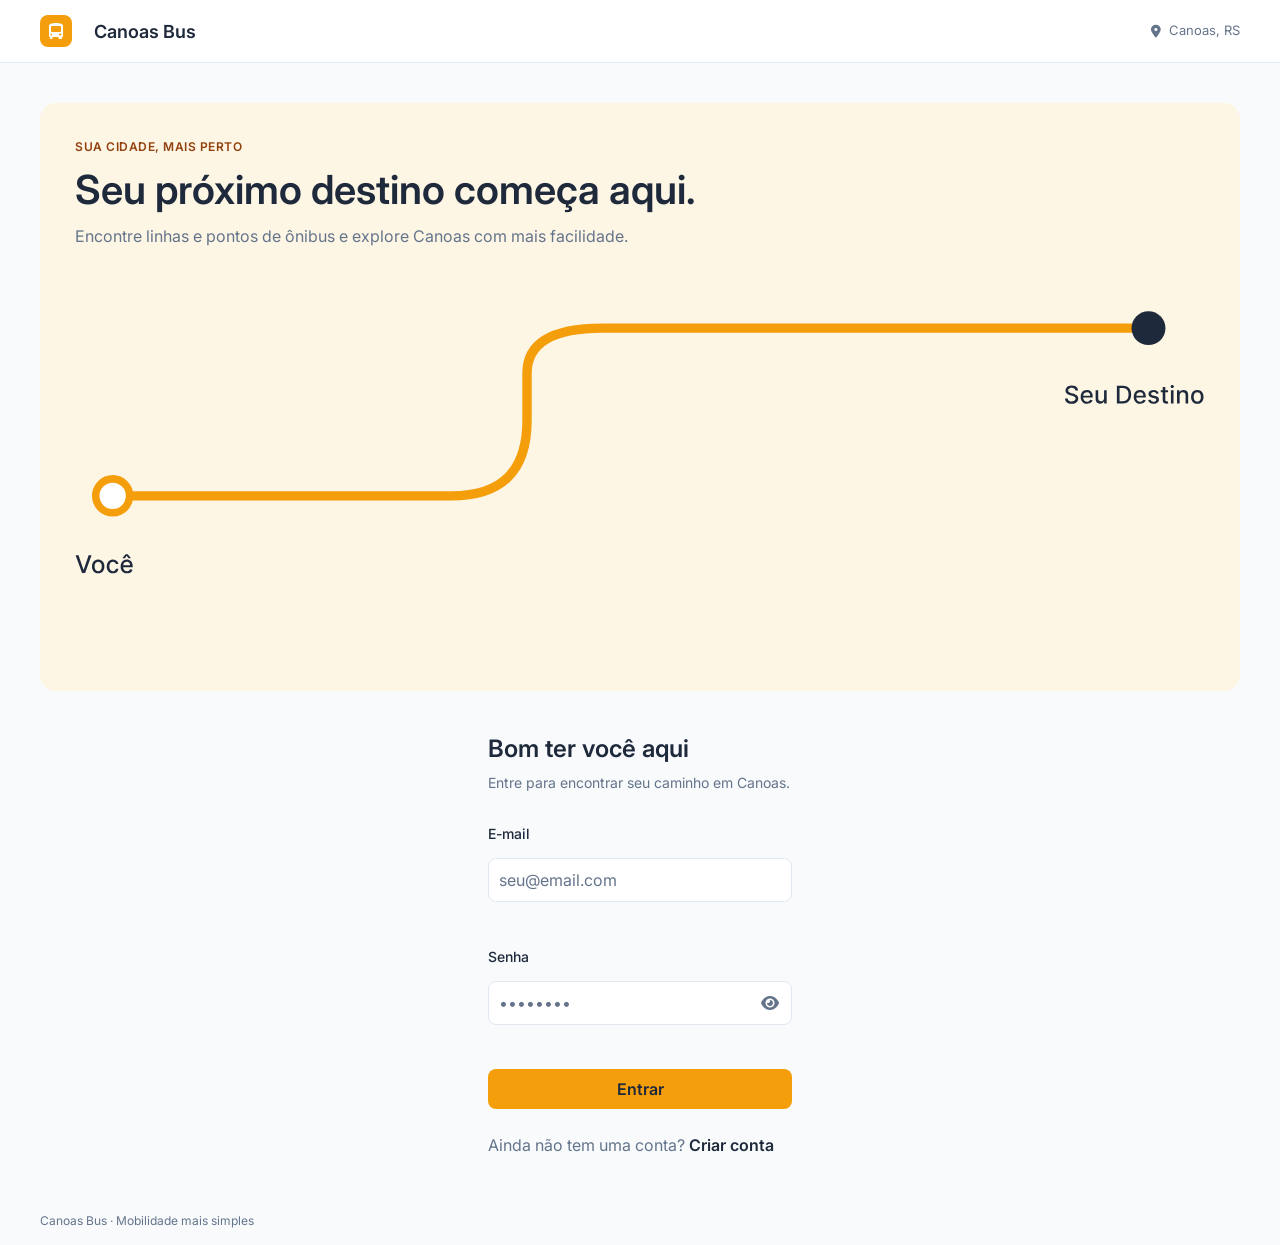
<file: index.html>
<!doctype html>
<html lang="pt-br">
  <head>
    <meta charset="UTF-8" />
    <meta name="viewport" content="width=device-width, initial-scale=1.0" />
    <link rel="preconnect" href="https://fonts.googleapis.com" />
    <link rel="preconnect" href="https://fonts.gstatic.com" crossorigin />
    <link
      href="https://fonts.googleapis.com/css2?family=Inter:ital,opsz,wght@0,14..32,100..900;1,14..32,100..900&display=swap"
      rel="stylesheet"
    />
    <link
      rel="stylesheet"
      href="https://cdnjs.cloudflare.com/ajax/libs/font-awesome/6.5.2/css/all.min.css"
    />
    <link rel="stylesheet" href="style.css" />
    <script src="script.js" defer></script>
    <link rel="stylesheet" href="login.css" />
    <script src="script.js" defer></script>
    <link rel="shortcut icon" href="assets/favicon.ico" type="image/x-icon" />
    <title>Entrar · Canoas Bus</title>
  </head>
  <body>
    <!-- Cabeçalho -->
    <header class="cabecalho">
      <i class="fa-solid fa-bus-simple cabecalho-logo" aria-hidden="true"></i>
      <h1 class="cabecalho-titulo">Canoas Bus</h1>
      <div class="cabecalho-localizacao">
        <i class="fa-solid fa-location-dot" aria-hidden="true"></i>
        <p>Canoas, RS</p>
      </div>
    </header>

    <!-- Corpo -->
    <main>
      <aside class="apresentacao">
        <p class="apresentacao-slogan">SUA CIDADE, MAIS PERTO</p>
        <p class="apresentacao-titulo">Seu próximo destino começa aqui.</p>
        <p class="apresentacao-texto">
          Encontre linhas e pontos de ônibus e explore Canoas com mais
          facilidade.
        </p>
        <img
          class="apresentacao-imagem"
          src="assets/percurso-ilustrativo.svg"
          alt=""
        />
      </aside>

      <div class="recepcao-formulario">
        <h2>Bom ter você aqui</h2>
        <p class="frase-apoio">Entre para encontrar seu caminho em Canoas.</p>

        <form class="formulario" id="form-login" action="" novalidate>
          <div class="campo-preenchimento">
            <label for="e-mail">E-mail</label>
            <input
              type="email"
              id="e-mail"
              name="e-mail"
              placeholder="seu@email.com"
              autocomplete="email"
            />
          </div>

          <div class="campo-preenchimento">
            <label for="senha">Senha</label>
            <div class="campo-preenchimento-senha">
              <input
                type="password"
                id="senha"
                name="senha"
                placeholder="••••••••"
                autocomplete="current-password"
              />
              <button
                class="botao-mostrar-senha"
                type="button"
                aria-label="Mostrar senha"
              >
                <i class="fa-solid fa-eye" aria-hidden="true"></i>
              </button>
            </div>
          </div>

          <p id="mensagem" class="mensagem" role="alert"></p>
          <button type="submit">Entrar</button>
        </form>

        <p class="nao-tem-conta">
          Ainda não tem uma conta? <a href="criar-conta.html">Criar conta</a>
        </p>
      </div>
    </main>

    <!-- Rodapé -->
    <footer>
      <p>Canoas Bus · Mobilidade mais simples</p>
    </footer>
  </body>
 </html>
</file>
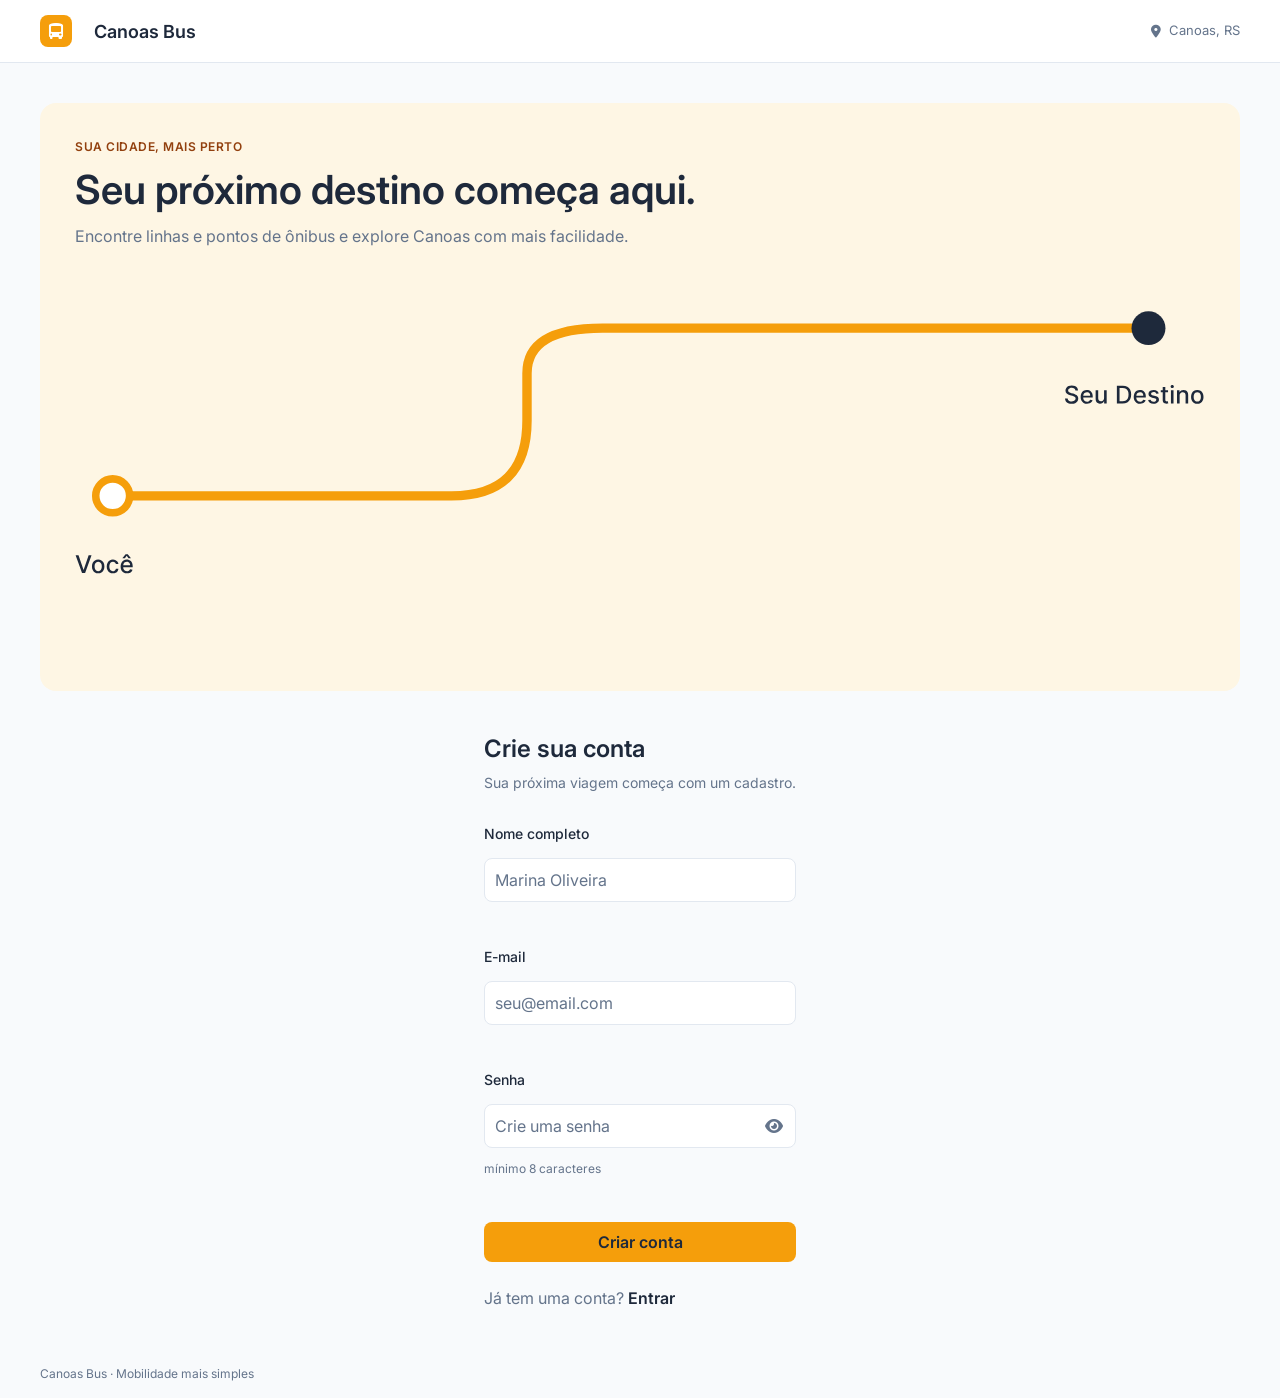
<file: criar-conta.html>
<!doctype html>
<html lang="pt-br">
  <head>
    <meta charset="UTF-8" />
    <meta name="viewport" content="width=device-width, initial-scale=1.0" />
    <link rel="preconnect" href="https://fonts.googleapis.com" />
    <link rel="preconnect" href="https://fonts.gstatic.com" crossorigin />
    <link
      href="https://fonts.googleapis.com/css2?family=Inter:ital,opsz,wght@0,14..32,100..900;1,14..32,100..900&display=swap"
      rel="stylesheet"
    />
    <link
      rel="stylesheet"
      href="https://cdnjs.cloudflare.com/ajax/libs/font-awesome/6.5.2/css/all.min.css"
    />
    <link rel="stylesheet" href="style.css" />
    <link rel="stylesheet" href="login.css" />
    <script src="script.js" defer></script>
    <link rel="shortcut icon" href="assets/favicon.ico" type="image/x-icon" />
    <title>Criar conta · Canoas Bus</title>
  </head>
  <body>
    <!-- Cabeçalho -->
    <header class="cabecalho">
      <i class="fa-solid fa-bus-simple cabecalho-logo" aria-hidden="true"></i>
      <h1 class="cabecalho-titulo">Canoas Bus</h1>
      <div class="cabecalho-localizacao">
        <i class="fa-solid fa-location-dot" aria-hidden="true"></i>
        <p>Canoas, RS</p>
      </div>
    </header>

    <!-- Corpo -->
    <main>
      <aside class="apresentacao">
        <p class="apresentacao-slogan">SUA CIDADE, MAIS PERTO</p>
        <p class="apresentacao-titulo">Seu próximo destino começa aqui.</p>
        <p class="apresentacao-texto">
          Encontre linhas e pontos de ônibus e explore Canoas com mais
          facilidade.
        </p>
        <img
          class="apresentacao-imagem"
          src="assets/percurso-ilustrativo.svg"
          alt=""
        />
      </aside>

      <div class="recepcao-formulario">
        <h2>Crie sua conta</h2>
        <p class="frase-apoio">Sua próxima viagem começa com um cadastro.</p>

        <form class="formulario" id="form-cadastro" action="" novalidate>
          <div class="campo-preenchimento">
            <label for="nome">Nome completo</label>
            <input
              type="text"
              id="nome"
              name="nome"
              placeholder="Marina Oliveira"
              autocomplete="name"
            />
          </div>

          <div class="campo-preenchimento">
            <label for="e-mail">E-mail</label>
            <input
              type="email"
              id="e-mail"
              name="e-mail"
              placeholder="seu@email.com"
              autocomplete="email"
            />
          </div>

          <div class="campo-preenchimento">
            <label for="senha">Senha</label>
            <div class="campo-preenchimento-senha">
              <input
                type="password"
                id="senha"
                name="senha"
                placeholder="Crie uma senha"
                autocomplete="new-password"
                aria-describedby="requisito"
                minlength="8"
              />
              <button
                class="botao-mostrar-senha"
                type="button"
                aria-label="Mostrar senha"
              >
                <i class="fa-solid fa-eye" aria-hidden="true"></i>
              </button>
            </div>
            <p id="requisito" class="campo-requisito">mínimo 8 caracteres</p>
          </div>

          <p id="mensagem" class="mensagem" role="alert"></p>

          <button type="submit">Criar conta</button>
        </form>

        <p class="nao-tem-conta">
          Já tem uma conta? <a href="index.html">Entrar</a>
        </p>
      </div>
    </main>

    <!-- Rodapé -->
    <footer>
      <p>Canoas Bus · Mobilidade mais simples</p>
    </footer>
  </body>
</html>
</file>
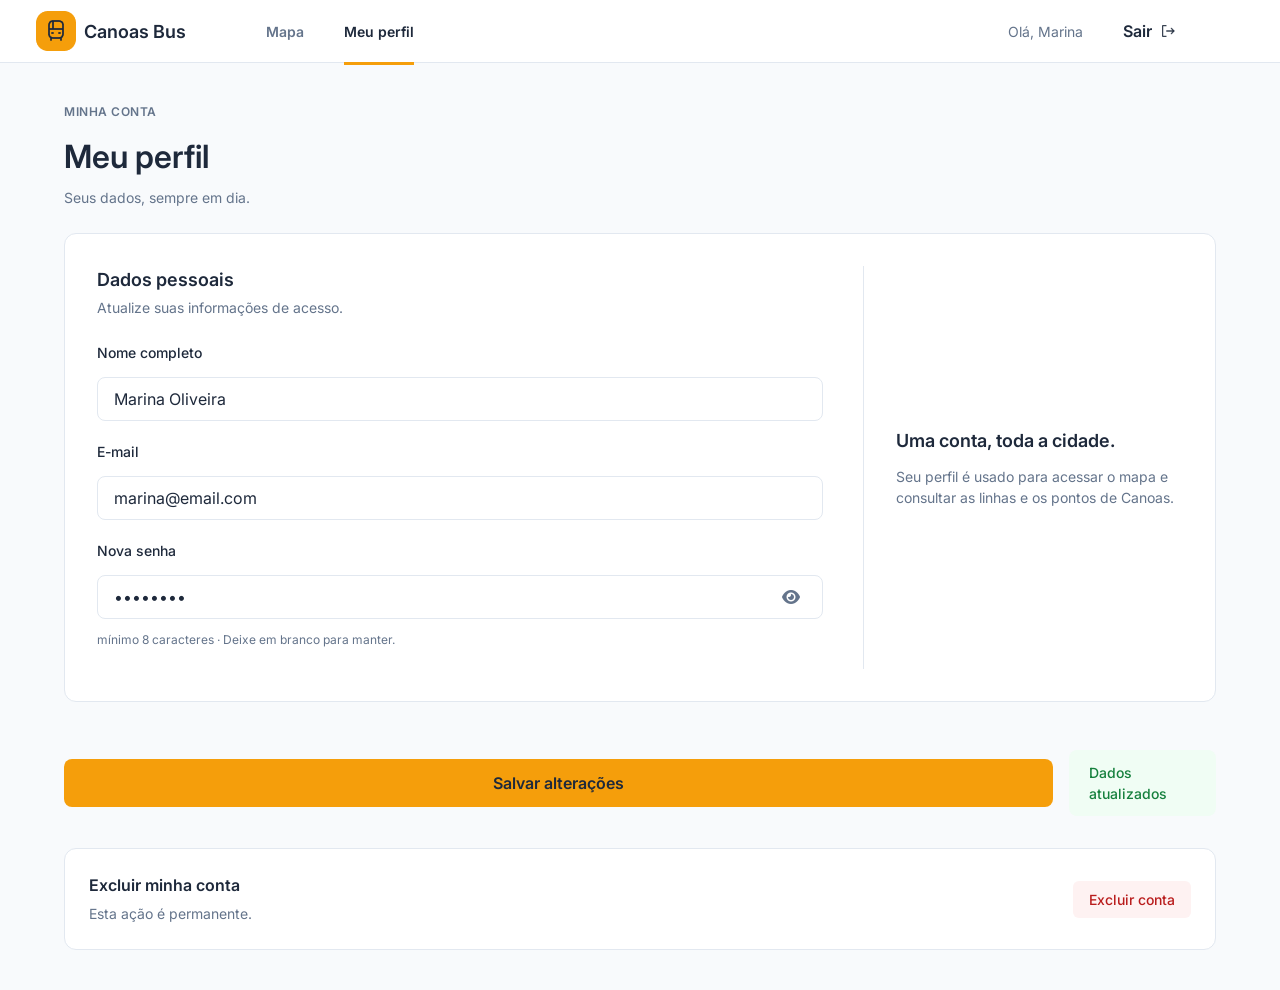
<file: dados-atualizados.html>
<!doctype html>
<html lang="pt-br">
  <head>
    <meta charset="UTF-8" />
    <meta name="viewport" content="width=device-width, initial-scale=1.0" />
    <link rel="preconnect" href="https://fonts.googleapis.com" />
    <link rel="preconnect" href="https://fonts.gstatic.com" crossorigin />
    <link
      href="https://fonts.googleapis.com/css2?family=Inter:ital,opsz,wght@0,14..32,100..900;1,14..32,100..900&display=swap"
      rel="stylesheet"
    />
    <link
      rel="stylesheet"
      href="https://cdnjs.cloudflare.com/ajax/libs/font-awesome/6.5.2/css/all.min.css"
    />
    <link rel="stylesheet" href="style.css" />
    <link rel="shortcut icon" href="assets/favicon.ico" type="image/x-icon" />
    <script src="script.js" defer></script>
    <title>Dados Atualizados · Canoas Bus</title>
  </head>

  <body>
    <!-- Cabeçalho -->
    <header class="cabecalho">
      <div class="cabecalho-logo">
        <img src="./assets/logo.png" alt="Ícone de ônibus" />
      </div>
      <h1 class="cabecalho-titulo">Canoas Bus</h1>

      <nav class="cabecalho-opcoes">
        <a href="#">Mapa</a>
        <a href="#" class="ativo">Meu perfil</a>
      </nav>

      <div class="cabecalho-usuario-sair">
        <div class="cabecalho-usuario">Olá, Marina</div>
        <div class="cabecalho-sair">
          <a href="./index.html">Sair</a>
          <img src="./assets/sair.png" alt="Ícone sair" />
        </div>
      </div>
      <button class="btn-menu" aria-label="Abrir menu">
        <i class="fa-solid fa-bars"></i>
      </button>
    </header>

    <main class="main-dados">
      <aside class="dados-cabecalho-container">
        <nav aria-label="breadcrumb">
          <ol class="breadcrumb">
            <li><a href="#">Minha conta</a></li>
          </ol>
        </nav>

        <h1 class="dados-titulo">Meu perfil</h1>
        <span class="dados-subtitulo">Seus dados, sempre em dia.</span>
      </aside>

      <form class="formulario" id="form-login" action="" novalidate>
        <section class="principal-dados">
          <div class="secao-dados">
            <h2>Dados pessoais</h2>
            <span>Atualize suas informações de acesso.</span>

            <div class="campo-preenchimento">
              <label for="nome">Nome completo</label>
              <input
                type="text"
                id="nome"
                name="nome"
                value="Marina Oliveira"
              />
            </div>

            <div class="campo-preenchimento">
              <label for="e-mail">E-mail</label>
              <input
                type="email"
                id="e-mail"
                name="e-mail"
                value="marina@email.com"
              />
            </div>

            <div class="campo-preenchimento">
              <label for="senha">Nova senha</label>
              <div class="campo-preenchimento-senha">
                <input
                  type="password"
                  id="senha"
                  name="senha"
                  value="********"
                  placeholder="Crie uma senha"
                  autocomplete="new-password"
                  aria-describedby="requisito"
                  minlength="8"
                />
                <button
                  class="botao-mostrar-senha"
                  type="button"
                  aria-label="Mostrar senha"
                >
                  <i class="fa-solid fa-eye" aria-hidden="true"></i>
                </button>
              </div>
              <p id="requisito" class="campo-requisito">
                mínimo 8 caracteres · Deixe em branco para manter.
              </p>
            </div>
          </div>

          <div class="secao-frase">
            <h3>Uma conta, toda a cidade.</h3>
            <p>
              Seu perfil é usado para acessar o mapa e consultar as linhas e os
              pontos de Canoas.
            </p>
          </div>
        </section>

        <div class="acoes-formulario">
          <button class="btn-salvar" type="submit">Salvar alterações</button>
          <div class="status-atualizado">Dados atualizados</div>
        </div>
      </form>

      <div class="secao-excluir">
        <div class="secao-excluir-esquerda">
          <p>Excluir minha conta</p>
          <span>Esta ação é permanente.</span>
        </div>
        <div class="secao-excluir-direita">
          <label for="modal-toggle" class="btn-excluir">Excluir conta</label>

          <input type="checkbox" id="modal-toggle" class="modal-checkbox" />

          <div class="modal-overlay">
            <div class="modal-container">
              <h2>Excluir sua conta?</h2>
              <p>
                Seu acesso e seus dados serão removidos. Não é possível desfazer
                esta ação.
              </p>

              <div class="modal-btns">
                <label for="modal-toggle" class="btn-cancelar">Cancelar</label>

                <button type="button" class="btn-confirmar-exclusao">
                  Excluir conta
                </button>
              </div>
            </div>
          </div>
        </div>
      </div>
    </main>
  </body>
</html>
</file>
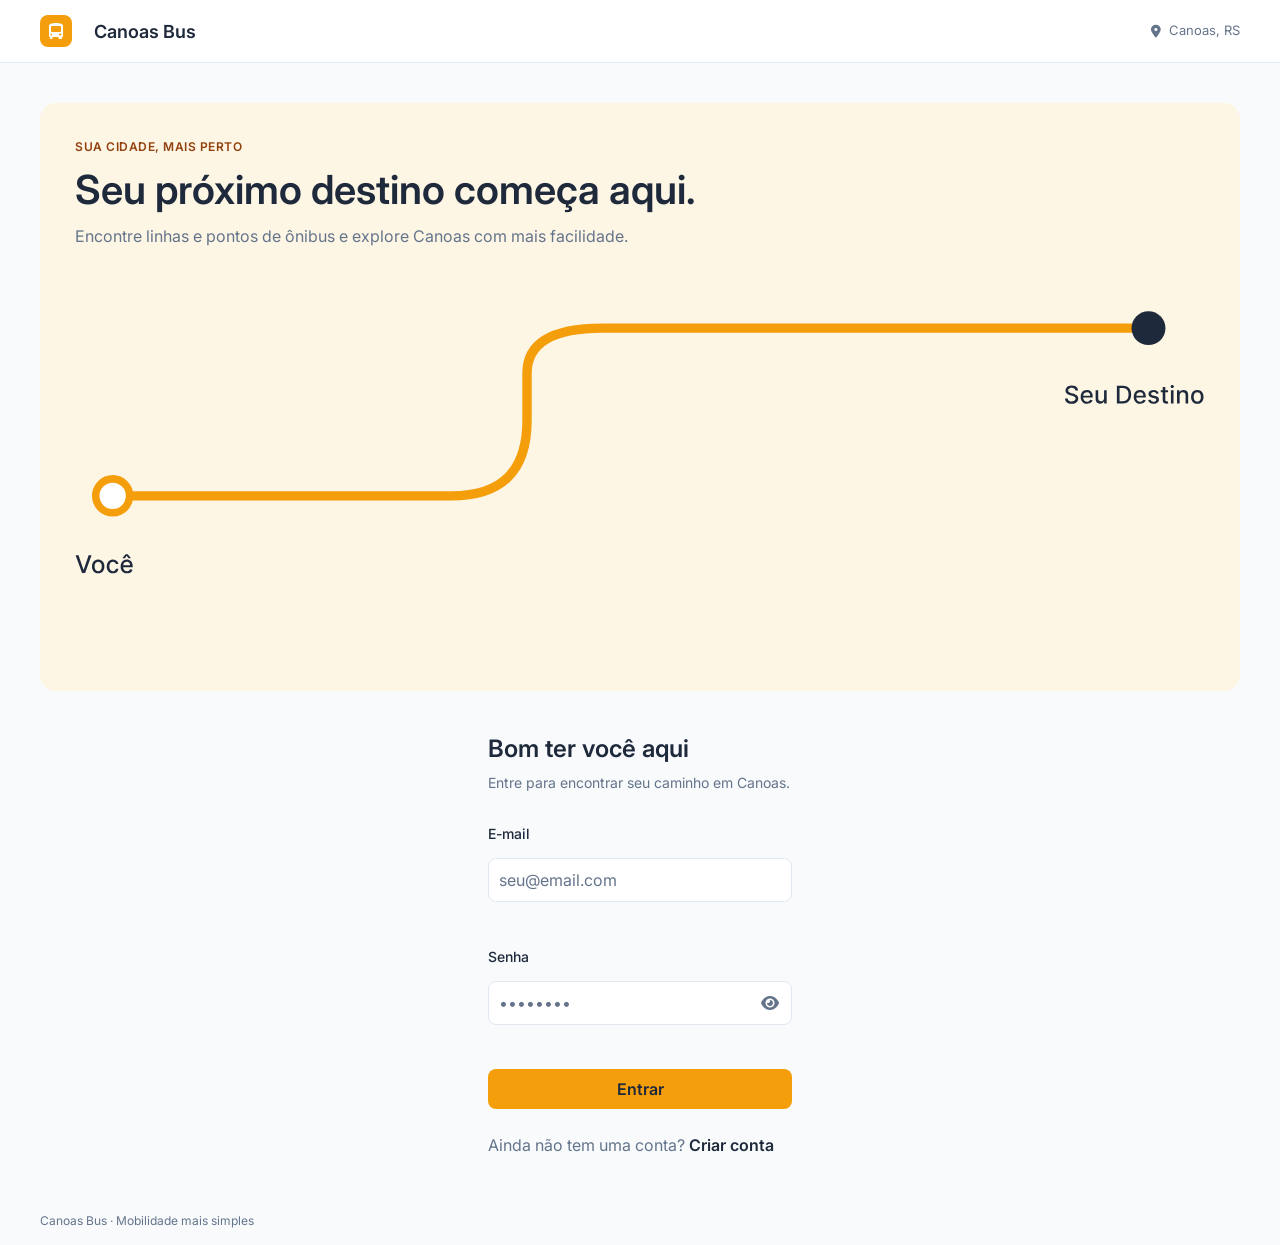
<file: favoritos.html>
<!doctype html>
<html lang="pt-br">
  <head>
    <meta charset="UTF-8" />
    <meta name="viewport" content="width=device-width, initial-scale=1.0" />
    <link rel="preconnect" href="https://fonts.googleapis.com" />
    <link rel="preconnect" href="https://fonts.gstatic.com" crossorigin />
    <link
      href="https://fonts.googleapis.com/css2?family=Inter:ital,opsz,wght@0,14..32,100..900;1,14..32,100..900&display=swap"
      rel="stylesheet"
    />
    <link rel="shortcut icon" href="favicon.ico" type="image/x-icon" />
    <link
      rel="stylesheet"
      href="https://cdnjs.cloudflare.com/ajax/libs/font-awesome/6.5.2/css/all.min.css"
    />
    <link rel="stylesheet" href="style.css" />
    <link rel="stylesheet" href="admin.css" />
    <script src="admin.js" defer></script>
    <script src="dados.js" defer></script>
    <script src="cliente.js" defer></script>
    <script src="favoritos.js" defer></script>

    <title>Favoritos · Canoas Bus</title>
  </head>
  <body data-pagina="favoritos" data-perfil="cliente">
    <!-- Cabeçalho -->
    <header class="topo">
      <a class="topo-marca" href="mapa-cliente.html">
        <i class="fa-solid fa-bus-simple topo-logo" aria-hidden="true"></i>
        <span>Canoas Bus</span>
      </a>

      <nav class="topo-nav" aria-label="Principal">
        <a href="mapa-cliente.html" data-pagina="mapa">Mapa</a>
        <a href="linhas-cliente.html" data-pagina="linhas">Linhas</a>
        <a href="pontos-cliente.html" data-pagina="pontos">Pontos</a>
        <a href="favoritos.html" data-pagina="favoritos">Favoritos</a>
      </nav>

      <div class="topo-usuario">
        <span id="topo-nome-usuario">Cliente</span>
        <a href="perfil.html">Meu perfil</a>
        <button type="button" class="topo-sair" data-sair>
          Sair <i class="fa-solid fa-right-from-bracket" aria-hidden="true"></i>
        </button>
      </div>

      <button
        type="button"
        class="topo-menu-botao"
        id="abrir-menu"
        aria-label="Abrir menu"
        aria-expanded="false"
        aria-controls="menu-lateral"
      >
        <i class="fa-solid fa-bars" aria-hidden="true"></i>
      </button>
    </header>

    <!-- Menu lateral (celular) -->
    <div class="menu-fundo" id="menu-fundo"></div>
    <aside
      class="menu-lateral"
      id="menu-lateral"
      aria-label="Menu de navegação"
    >
      <div class="menu-topo">
        <div class="topo-marca">
          <i class="fa-solid fa-bus-simple topo-logo" aria-hidden="true"></i>
          <span>Canoas Bus</span>
        </div>
        <button
          type="button"
          class="menu-fechar"
          id="fechar-menu"
          aria-label="Fechar menu"
        >
          <i class="fa-solid fa-xmark" aria-hidden="true"></i>
        </button>
      </div>

      <p class="menu-rotulo">MENU</p>
      <nav>
        <a href="mapa-cliente.html" data-pagina="mapa"
          ><i class="fa-solid fa-location-dot" aria-hidden="true"></i> Mapa</a
        >
        <a href="linhas-cliente.html" data-pagina="linhas"
          ><i class="fa-solid fa-list" aria-hidden="true"></i> Linhas</a
        >
        <a href="pontos-cliente.html" data-pagina="pontos"
          ><i class="fa-solid fa-map-pin" aria-hidden="true"></i> Pontos</a
        >
        <a href="favoritos.html" data-pagina="favoritos"
          ><i class="fa-solid fa-star" aria-hidden="true"></i> Favoritos</a
        >
        <a href="perfil.html"
          ><i class="fa-solid fa-user" aria-hidden="true"></i> Meu perfil</a
        >
      </nav>

      <div class="menu-divisor"></div>
      <button type="button" class="menu-sair" data-sair>
        <i class="fa-solid fa-right-from-bracket" aria-hidden="true"></i> Sair
      </button>

      <p class="menu-rodape">Canoas Bus · Mobilidade mais simples</p>
    </aside>

    <!-- Conteúdo -->
    <main class="conteudo">
      <div class="conteudo-cabecalho">
        <div>
          <h1 class="conteudo-titulo">Favoritos</h1>
          <p class="conteudo-descricao">
            As linhas e os pontos que você salvou.
          </p>
        </div>
      </div>

      <div class="abas" role="tablist" aria-label="Tipo de favorito">
        <button
          type="button"
          class="aba"
          role="tab"
          id="aba-linhas"
          data-aba="linhas"
          aria-selected="true"
          aria-controls="painel-linhas"
        >
          Linhas
        </button>
        <button
          type="button"
          class="aba"
          role="tab"
          id="aba-pontos"
          data-aba="pontos"
          aria-selected="false"
          aria-controls="painel-pontos"
        >
          Pontos
        </button>
      </div>

      <section id="painel-linhas" role="tabpanel" aria-labelledby="aba-linhas">
        <div class="grade-cartoes" id="grade-favoritas"></div>
        <p class="vazio" id="vazio-linhas" hidden>
          Você ainda não favoritou nenhuma linha.
          <a class="link-destaque" href="linhas-cliente.html">Ver linhas</a>
        </p>
      </section>

      <section
        id="painel-pontos"
        role="tabpanel"
        aria-labelledby="aba-pontos"
        hidden
      >
        <div class="grade-cartoes" id="grade-pontos-favoritos"></div>
        <p class="vazio" id="vazio-pontos" hidden>
          Você ainda não favoritou nenhum ponto.
          <a class="link-destaque" href="pontos-cliente.html">Ver pontos</a>
        </p>
      </section>
    </main>

    <footer class="rodape">
      <p>Dados de exemplo · Canoas, RS</p>
    </footer>
  </body>
</html>
</file>
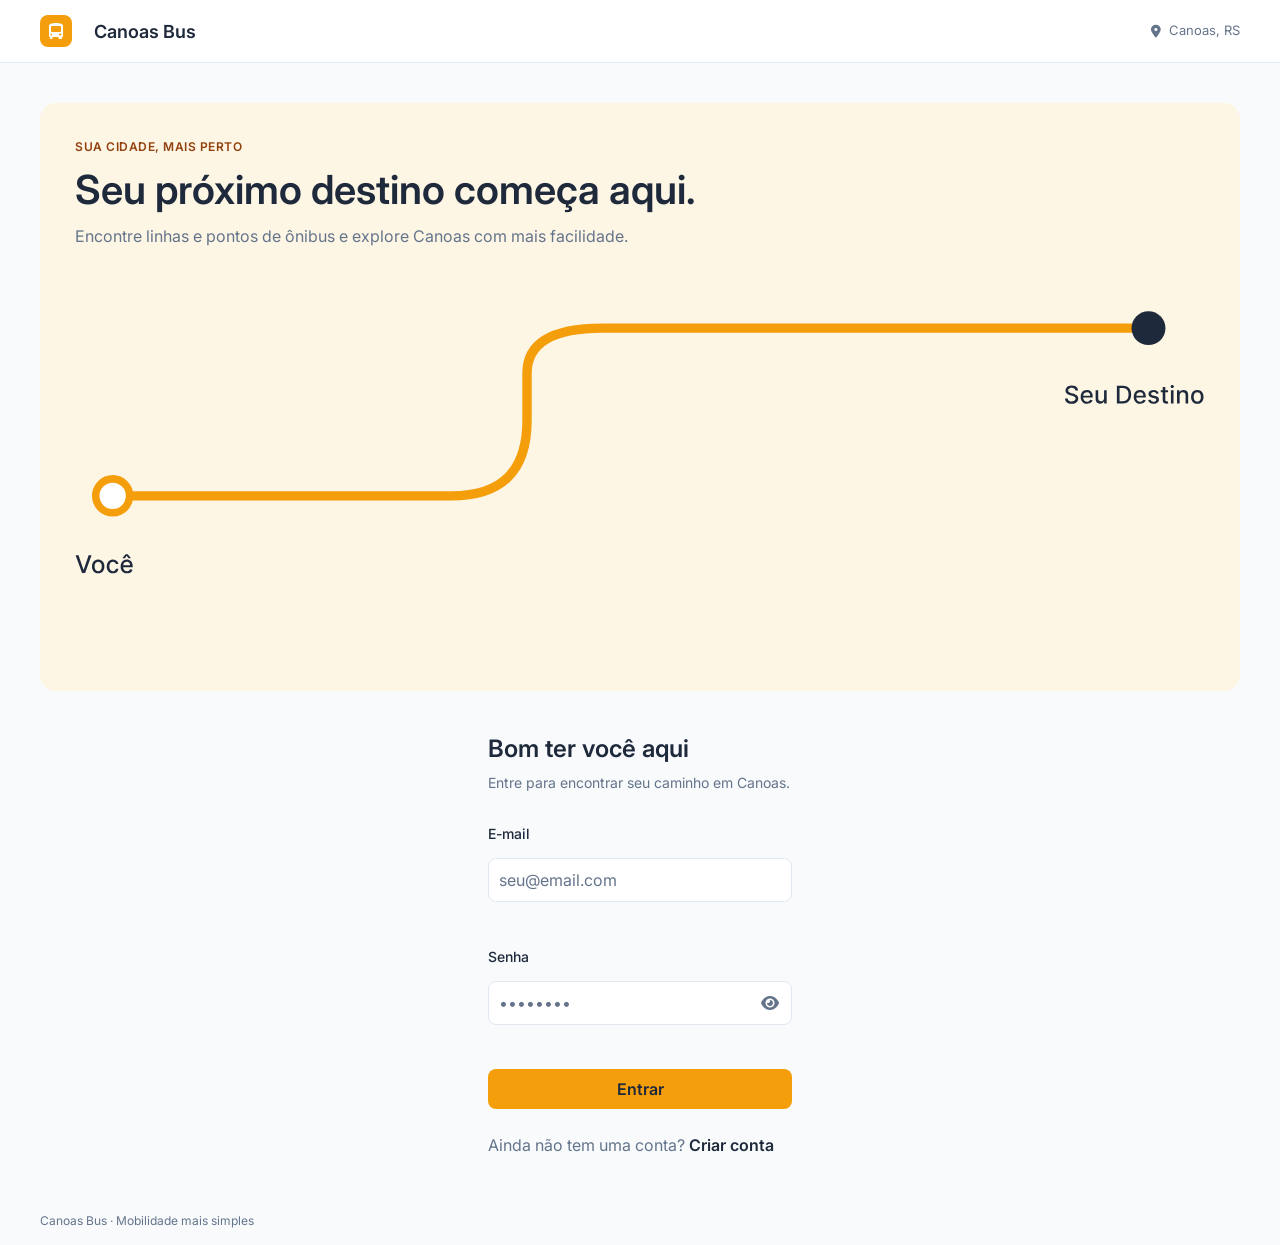
<file: linhas-cliente.html>
<!doctype html>
<html lang="pt-br">
  <head>
    <meta charset="UTF-8" />
    <meta name="viewport" content="width=device-width, initial-scale=1.0" />
    <link rel="preconnect" href="https://fonts.googleapis.com" />
    <link rel="preconnect" href="https://fonts.gstatic.com" crossorigin />
    <link
      href="https://fonts.googleapis.com/css2?family=Inter:ital,opsz,wght@0,14..32,100..900;1,14..32,100..900&display=swap"
      rel="stylesheet"
    />
    <link rel="shortcut icon" href="assets/favicon.ico" type="image/x-icon" />
    <link
      rel="stylesheet"
      href="https://cdnjs.cloudflare.com/ajax/libs/font-awesome/6.5.2/css/all.min.css"
    />
    <link rel="stylesheet" href="style.css" />
    <link rel="stylesheet" href="admin.css" />
    <script src="admin.js" defer></script>
    <script src="dados.js" defer></script>
    <script src="cliente.js" defer></script>
    <script src="linhas-cliente.js" defer></script>

    <title>Linhas · Canoas Bus</title>
  </head>
  <body data-pagina="linhas" data-perfil="cliente">
    <!-- Cabeçalho -->
    <header class="topo">
      <a class="topo-marca" href="mapa-cliente.html">
        <i class="fa-solid fa-bus-simple topo-logo" aria-hidden="true"></i>
        <span>Canoas Bus</span>
      </a>

      <nav class="topo-nav" aria-label="Principal">
        <a href="mapa-cliente.html" data-pagina="mapa">Mapa</a>
        <a href="linhas-cliente.html" data-pagina="linhas">Linhas</a>
        <a href="pontos-cliente.html" data-pagina="pontos">Pontos</a>
        <a href="favoritos.html" data-pagina="favoritos">Favoritos</a>
      </nav>

      <div class="topo-usuario">
        <span id="topo-nome-usuario">Cliente</span>
        <a href="perfil.html">Meu perfil</a>
        <button type="button" class="topo-sair" data-sair>
          Sair <i class="fa-solid fa-right-from-bracket" aria-hidden="true"></i>
        </button>
      </div>

      <button
        type="button"
        class="topo-menu-botao"
        id="abrir-menu"
        aria-label="Abrir menu"
        aria-expanded="false"
        aria-controls="menu-lateral"
      >
        <i class="fa-solid fa-bars" aria-hidden="true"></i>
      </button>
    </header>

    <!-- Menu lateral (celular) -->
    <div class="menu-fundo" id="menu-fundo"></div>
    <aside
      class="menu-lateral"
      id="menu-lateral"
      aria-label="Menu de navegação"
    >
      <div class="menu-topo">
        <div class="topo-marca">
          <i class="fa-solid fa-bus-simple topo-logo" aria-hidden="true"></i>
          <span>Canoas Bus</span>
        </div>
        <button
          type="button"
          class="menu-fechar"
          id="fechar-menu"
          aria-label="Fechar menu"
        >
          <i class="fa-solid fa-xmark" aria-hidden="true"></i>
        </button>
      </div>

      <p class="menu-rotulo">MENU</p>
      <nav>
        <a href="mapa-cliente.html" data-pagina="mapa"
          ><i class="fa-solid fa-location-dot" aria-hidden="true"></i> Mapa</a
        >
        <a href="linhas-cliente.html" data-pagina="linhas"
          ><i class="fa-solid fa-list" aria-hidden="true"></i> Linhas</a
        >
        <a href="pontos-cliente.html" data-pagina="pontos"
          ><i class="fa-solid fa-map-pin" aria-hidden="true"></i> Pontos</a
        >
        <a href="favoritos.html" data-pagina="favoritos"
          ><i class="fa-solid fa-star" aria-hidden="true"></i> Favoritos</a
        >
        <a href="perfil.html"
          ><i class="fa-solid fa-user" aria-hidden="true"></i> Meu perfil</a
        >
      </nav>

      <div class="menu-divisor"></div>
      <button type="button" class="menu-sair" data-sair>
        <i class="fa-solid fa-right-from-bracket" aria-hidden="true"></i> Sair
      </button>

      <p class="menu-rodape">Canoas Bus · Mobilidade mais simples</p>
    </aside>

    <!-- Conteúdo -->
    <main class="conteudo">
      <div class="conteudo-cabecalho">
        <div>
          <h1 class="conteudo-titulo">Linhas de ônibus</h1>
          <p class="conteudo-descricao">
            Encontre uma linha e favorite as que você mais usa.
          </p>
        </div>
      </div>

      <div class="barra-busca">
        <div class="campo-busca">
          <input
            type="search"
            id="busca"
            placeholder="Buscar número ou nome"
            aria-label="Buscar linha por número ou nome"
          />
          <i class="fa-solid fa-magnifying-glass" aria-hidden="true"></i>
        </div>
        <p class="contador" id="contador" aria-live="polite"></p>
      </div>

      <div class="grade-cartoes" id="grade-linhas"></div>
      <p class="vazio" id="mensagem-vazia" hidden>Nenhuma linha encontrada.</p>
      <button type="button" class="botao-mais" id="mostrar-mais" hidden>
        Mostrar mais
      </button>
    </main>

    <footer class="rodape">
      <p>Dados de exemplo · Canoas, RS</p>
    </footer>
  </body>
</html>
</file>
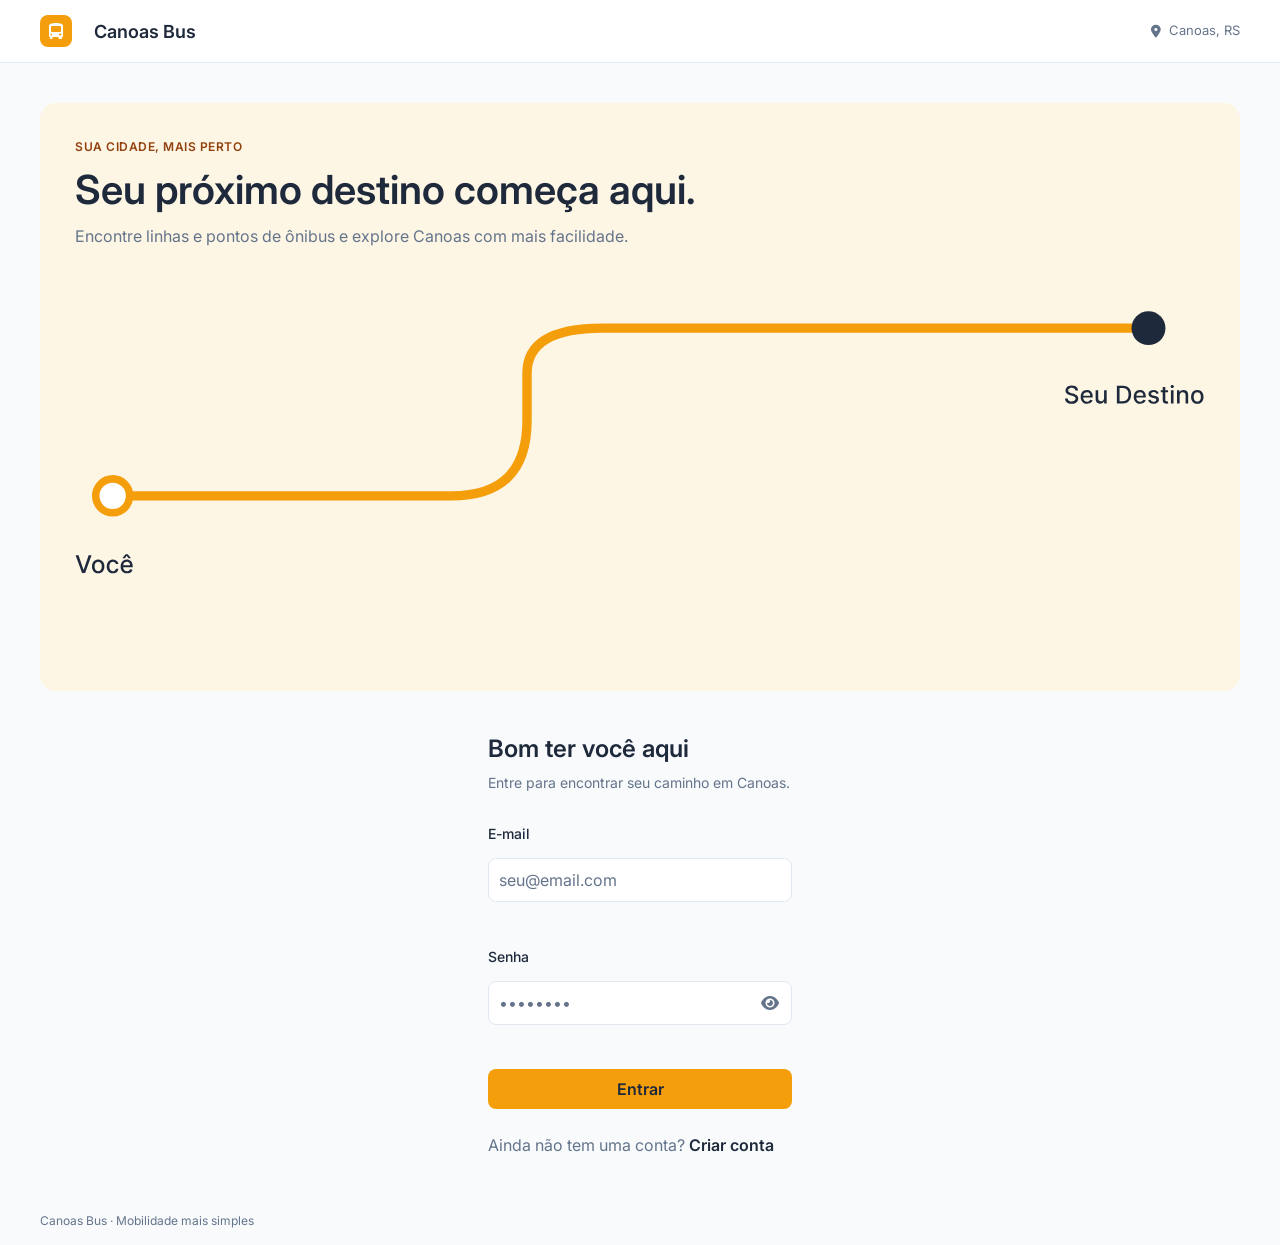
<file: linhas.html>
<!doctype html>
<html lang="pt-br">
  <head>
    <meta charset="UTF-8" />
    <meta name="viewport" content="width=device-width, initial-scale=1.0" />
    <link rel="preconnect" href="https://fonts.googleapis.com" />
    <link rel="preconnect" href="https://fonts.gstatic.com" crossorigin />
    <link
      href="https://fonts.googleapis.com/css2?family=Inter:ital,opsz,wght@0,14..32,100..900;1,14..32,100..900&display=swap"
      rel="stylesheet"
    />
    <link
      rel="stylesheet"
      href="https://cdnjs.cloudflare.com/ajax/libs/font-awesome/6.5.2/css/all.min.css"
    />
    <link rel="stylesheet" href="style.css" />
    <link rel="stylesheet" href="admin.css" />
    <script src="admin.js" defer></script>
    <script src="dados.js" defer></script>
    <script src="linhas.js" defer></script>
    <link rel="shortcut icon" href="assets/favicon.ico" type="image/x-icon" />

    <title>Linhas · Canoas Bus</title>
  </head>
  <body data-pagina="linhas">
    <!-- Cabeçalho -->
    <header class="topo">
      <a class="topo-marca" href="mapa-admin.html">
        <i class="fa-solid fa-bus-simple topo-logo" aria-hidden="true"></i>
        <span>Canoas Bus</span>
      </a>

      <nav class="topo-nav" aria-label="Principal">
        <a href="mapa-admin.html" data-pagina="mapa">Mapa</a>
        <a href="linhas.html" data-pagina="linhas">Linhas</a>
        <a href="pontos.html" data-pagina="pontos">Pontos</a>
      </nav>

      <div class="topo-usuario">
        <span id="topo-nome-usuario">Administrador</span>
        <a href="perfil.html">Meu perfil</a>
        <button type="button" class="topo-sair" data-sair>
          Sair <i class="fa-solid fa-right-from-bracket" aria-hidden="true"></i>
        </button>
      </div>

      <button
        type="button"
        class="topo-menu-botao"
        id="abrir-menu"
        aria-label="Abrir menu"
        aria-expanded="false"
        aria-controls="menu-lateral"
      >
        <i class="fa-solid fa-bars" aria-hidden="true"></i>
      </button>
    </header>

    <!-- Menu lateral (celular) -->
    <div class="menu-fundo" id="menu-fundo"></div>
    <aside
      class="menu-lateral"
      id="menu-lateral"
      aria-label="Menu de navegação"
    >
      <div class="menu-topo">
        <div class="topo-marca">
          <i class="fa-solid fa-bus-simple topo-logo" aria-hidden="true"></i>
          <span>Canoas Bus</span>
        </div>
        <button
          type="button"
          class="menu-fechar"
          id="fechar-menu"
          aria-label="Fechar menu"
        >
          <i class="fa-solid fa-xmark" aria-hidden="true"></i>
        </button>
      </div>

      <p class="menu-rotulo">ADMINISTRADOR</p>
      <nav>
        <a href="mapa-admin.html" data-pagina="mapa"
          ><i class="fa-solid fa-location-dot" aria-hidden="true"></i> Mapa</a
        >
        <a href="linhas.html" data-pagina="linhas"
          ><i class="fa-solid fa-list" aria-hidden="true"></i> Linhas</a
        >
        <a href="pontos.html" data-pagina="pontos"
          ><i class="fa-solid fa-map-pin" aria-hidden="true"></i> Pontos</a
        >
        <a href="perfil.html"
          ><i class="fa-solid fa-user" aria-hidden="true"></i> Meu perfil</a
        >
      </nav>

      <div class="menu-divisor"></div>
      <button type="button" class="menu-sair" data-sair>
        <i class="fa-solid fa-right-from-bracket" aria-hidden="true"></i> Sair
      </button>

      <p class="menu-rodape">Canoas Bus · Mobilidade mais simples</p>
    </aside>

    <!-- Conteúdo -->
    <main class="conteudo">
      <p class="conteudo-trilha">ADMINISTRAÇÃO / LINHAS</p>

      <div class="conteudo-cabecalho">
        <div>
          <h1 class="conteudo-titulo">Linhas de ônibus</h1>
          <p class="conteudo-descricao">
            Organize as linhas e seus itinerários.
          </p>
        </div>
        <a class="botao-principal" href="nova-linha.html">
          <i class="fa-solid fa-plus" aria-hidden="true"></i> Nova linha
        </a>
      </div>

      <p class="aviso-sucesso" id="aviso" role="status"></p>
      <div class="barra-busca">
        <div class="campo-busca">
          <input
            type="search"
            id="busca"
            placeholder="Buscar número ou nome"
            aria-label="Buscar linha por número ou nome"
          />
          <i class="fa-solid fa-magnifying-glass" aria-hidden="true"></i>
        </div>
        <p class="contador" id="contador" aria-live="polite"></p>
      </div>

      <!-- Tabela (só aparece no desktop) -->
      <div class="tabela-caixa">
        <table class="tabela">
          <thead>
            <tr>
              <th>NÚMERO</th>
              <th>NOME</th>
              <th>ITINERÁRIO</th>
              <th>AÇÕES</th>
            </tr>
          </thead>
          <tbody id="tabela-linhas"></tbody>
        </table>
        <div class="tabela-rodape">
          <span id="tabela-resumo"></span>
          <span>Página 1 de 1</span>
        </div>
      </div>

      <!-- Cards (só aparecem no celular) -->
      <div class="cartoes" id="cartoes-linhas"></div>

      <p class="vazio" id="mensagem-vazia" hidden>Nenhuma linha encontrada.</p>
    </main>

    <footer class="rodape">
      <p>Dados de exemplo · Canoas, RS</p>
    </footer>

    <!-- Modal de excluir -->
    <dialog class="modal" id="modal-excluir" aria-labelledby="modal-titulo">
      <div class="modal-conteudo">
        <button
          type="button"
          class="modal-fechar"
          id="modal-fechar"
          aria-label="Fechar"
        >
          <i class="fa-solid fa-xmark" aria-hidden="true"></i>
        </button>
        <div class="modal-icone">
          <i class="fa-regular fa-trash-can" aria-hidden="true"></i>
        </div>
        <h2 class="modal-titulo" id="modal-titulo">Excluir linha?</h2>
        <p class="modal-texto">
          A linha será removida dos pontos vinculados. Esta ação não pode ser
          desfeita.
        </p>
        <div class="modal-acoes">
          <button type="button" class="botao-secundario" id="modal-cancelar">
            Cancelar
          </button>
          <button type="button" class="botao-perigo" id="modal-confirmar">
            Excluir
          </button>
        </div>
      </div>
    </dialog>
  </body>
</html>
</file>
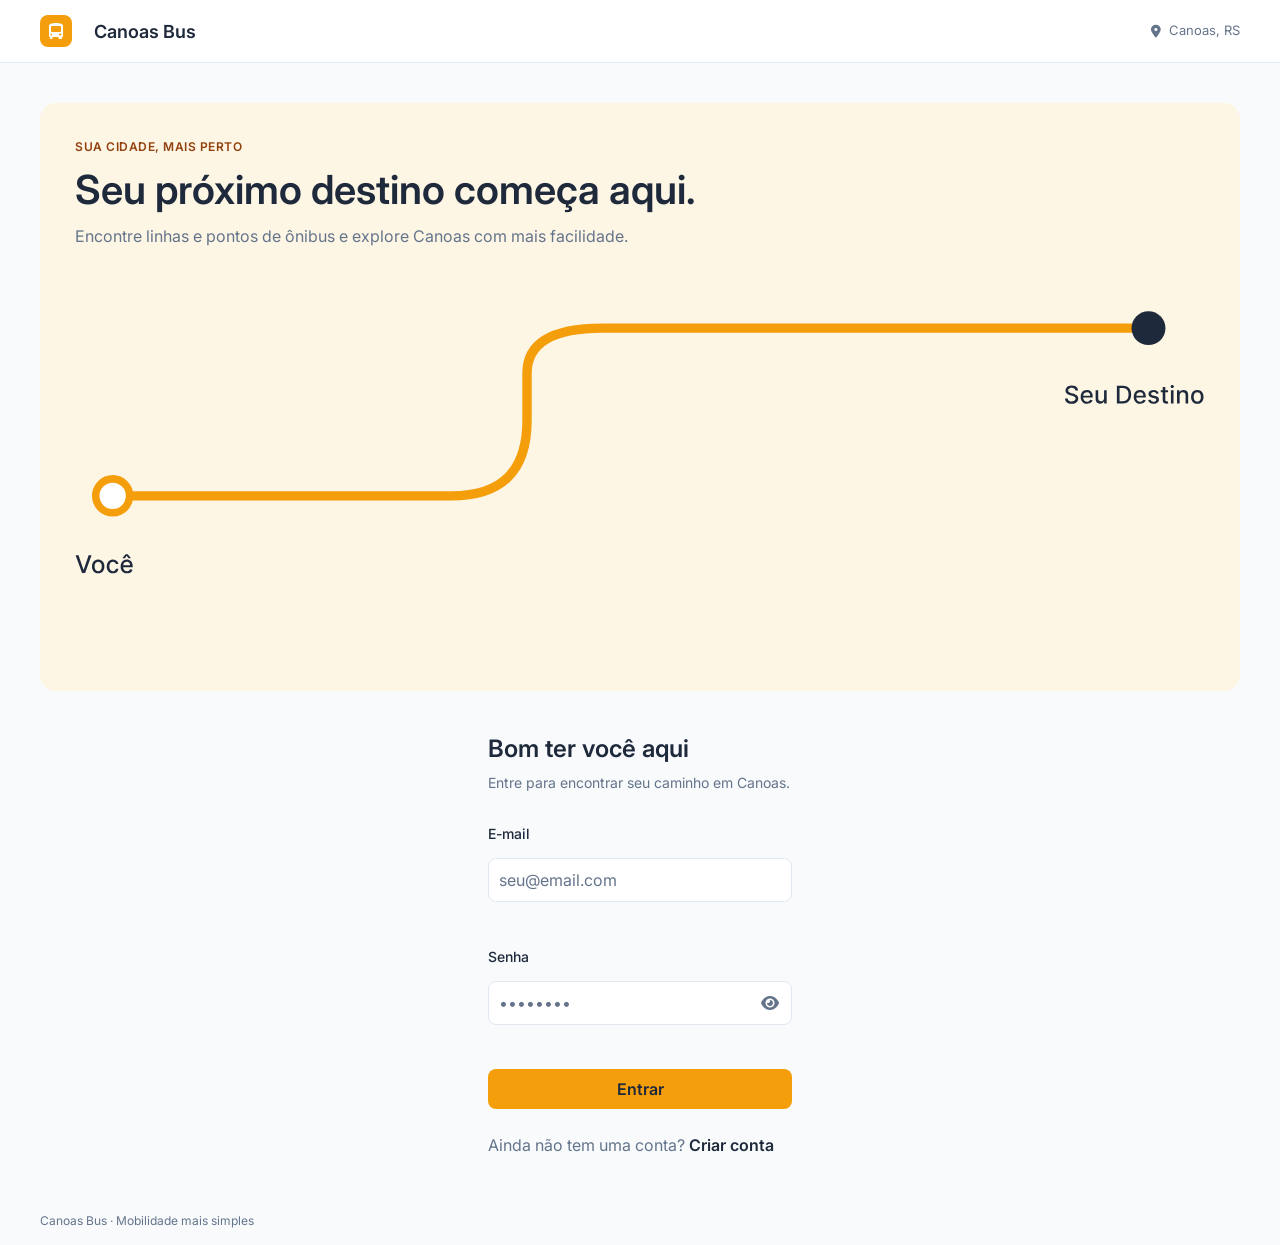
<file: nova-linha.html>
<!doctype html>
<html lang="pt-br">
  <head>
    <meta charset="UTF-8" />
    <meta name="viewport" content="width=device-width, initial-scale=1.0" />
    <link rel="preconnect" href="https://fonts.googleapis.com" />
    <link rel="preconnect" href="https://fonts.gstatic.com" crossorigin />
    <link
      href="https://fonts.googleapis.com/css2?family=Inter:ital,opsz,wght@0,14..32,100..900;1,14..32,100..900&display=swap"
      rel="stylesheet"
    />
    <link
      rel="stylesheet"
      href="https://cdnjs.cloudflare.com/ajax/libs/font-awesome/6.5.2/css/all.min.css"
    />
    <link rel="shortcut icon" href="assets/favicon.ico" type="image/x-icon" />
    <link rel="stylesheet" href="style.css" />
    <link rel="stylesheet" href="admin.css" />
    <script src="admin.js" defer></script>
    <script src="dados.js" defer></script>
    <script src="linhas.js" defer></script>

    <title>Nova linha · Canoas Bus</title>
  </head>
  <body data-pagina="linhas">
    <!-- Cabeçalho -->
    <header class="topo">
      <a class="topo-marca" href="mapa-admin.html">
        <i class="fa-solid fa-bus-simple topo-logo" aria-hidden="true"></i>
        <span>Canoas Bus</span>
      </a>

      <nav class="topo-nav" aria-label="Principal">
        <a href="mapa-admin.html" data-pagina="mapa">Mapa</a>
        <a href="linhas.html" data-pagina="linhas">Linhas</a>
        <a href="pontos.html" data-pagina="pontos">Pontos</a>
      </nav>

      <div class="topo-usuario">
        <span id="topo-nome-usuario">Administrador</span>
        <a href="perfil.html">Meu perfil</a>
        <button type="button" class="topo-sair" data-sair>
          Sair <i class="fa-solid fa-right-from-bracket" aria-hidden="true"></i>
        </button>
      </div>

      <button
        type="button"
        class="topo-menu-botao"
        id="abrir-menu"
        aria-label="Abrir menu"
        aria-expanded="false"
        aria-controls="menu-lateral"
      >
        <i class="fa-solid fa-bars" aria-hidden="true"></i>
      </button>
    </header>

    <!-- Menu lateral (celular) -->
    <div class="menu-fundo" id="menu-fundo"></div>
    <aside
      class="menu-lateral"
      id="menu-lateral"
      aria-label="Menu de navegação"
    >
      <div class="menu-topo">
        <div class="topo-marca">
          <i class="fa-solid fa-bus-simple topo-logo" aria-hidden="true"></i>
          <span>Canoas Bus</span>
        </div>
        <button
          type="button"
          class="menu-fechar"
          id="fechar-menu"
          aria-label="Fechar menu"
        >
          <i class="fa-solid fa-xmark" aria-hidden="true"></i>
        </button>
      </div>

      <p class="menu-rotulo">ADMINISTRADOR</p>
      <nav>
        <a href="mapa-admin.html" data-pagina="mapa"
          ><i class="fa-solid fa-location-dot" aria-hidden="true"></i> Mapa</a
        >
        <a href="linhas.html" data-pagina="linhas"
          ><i class="fa-solid fa-list" aria-hidden="true"></i> Linhas</a
        >
        <a href="pontos.html" data-pagina="pontos"
          ><i class="fa-solid fa-map-pin" aria-hidden="true"></i> Pontos</a
        >
        <a href="perfil.html"
          ><i class="fa-solid fa-user" aria-hidden="true"></i> Meu perfil</a
        >
      </nav>

      <div class="menu-divisor"></div>
      <button type="button" class="menu-sair" data-sair>
        <i class="fa-solid fa-right-from-bracket" aria-hidden="true"></i> Sair
      </button>

      <p class="menu-rodape">Canoas Bus · Mobilidade mais simples</p>
    </aside>

    <!-- Conteúdo -->
    <main class="conteudo">
      <a class="link-voltar" href="linhas.html">
        <i class="fa-solid fa-arrow-left" aria-hidden="true"></i> Voltar para
        linhas
      </a>

      <div class="conteudo-cabecalho">
        <div>
          <h1 class="conteudo-titulo" id="titulo-pagina">Nova linha</h1>
          <p class="conteudo-descricao" id="subtitulo-pagina">
            Cadastre uma linha e defina seu percurso.
          </p>
        </div>
      </div>

      <div class="layout-formulario">
        <form class="cartao-formulario" id="form-linha" novalidate>
          <h2 class="cartao-formulario-titulo">Informações da linha</h2>

          <div class="campo">
            <label for="numero">Número</label>
            <input
              type="text"
              id="numero"
              name="numero"
              placeholder="Ex.: 101"
              maxlength="10"
              autocomplete="off"
              aria-describedby="erro-numero"
            />
            <p class="campo-erro" id="erro-numero" role="alert"></p>
          </div>

          <div class="campo">
            <label for="nome">Nome</label>
            <input
              type="text"
              id="nome"
              name="nome"
              placeholder="Ex.: Centro · Unilasalle"
              maxlength="60"
              autocomplete="off"
              aria-describedby="erro-nome"
            />
            <p class="campo-erro" id="erro-nome" role="alert"></p>
          </div>

          <div class="campo">
            <label for="itinerario">Itinerário</label>
            <textarea
              id="itinerario"
              name="itinerario"
              rows="4"
              placeholder="Ex.: Estação Canoas → Av. Victor Barreto → Unilasalle"
              aria-describedby="ajuda-itinerario erro-itinerario"
            ></textarea>
            <p class="campo-ajuda" id="ajuda-itinerario">
              Informe os principais locais do percurso.
            </p>
            <p class="campo-erro" id="erro-itinerario" role="alert"></p>
          </div>

          <div class="acoes-formulario">
            <a class="botao-secundario" href="linhas.html">Cancelar</a>
            <button type="submit" class="botao-principal" id="botao-salvar">
              Salvar linha
            </button>
          </div>
        </form>

        <aside class="aviso-lateral" id="aviso-lateral">
          <span class="selo" id="aviso-numero"></span>
          <h2 class="aviso-lateral-titulo">Cada linha é única</h2>
          <p id="aviso-texto"></p>
        </aside>
      </div>
    </main>

    <footer class="rodape">
      <p>Dados de exemplo · Canoas, RS</p>
    </footer>
  </body>
</html>
</file>
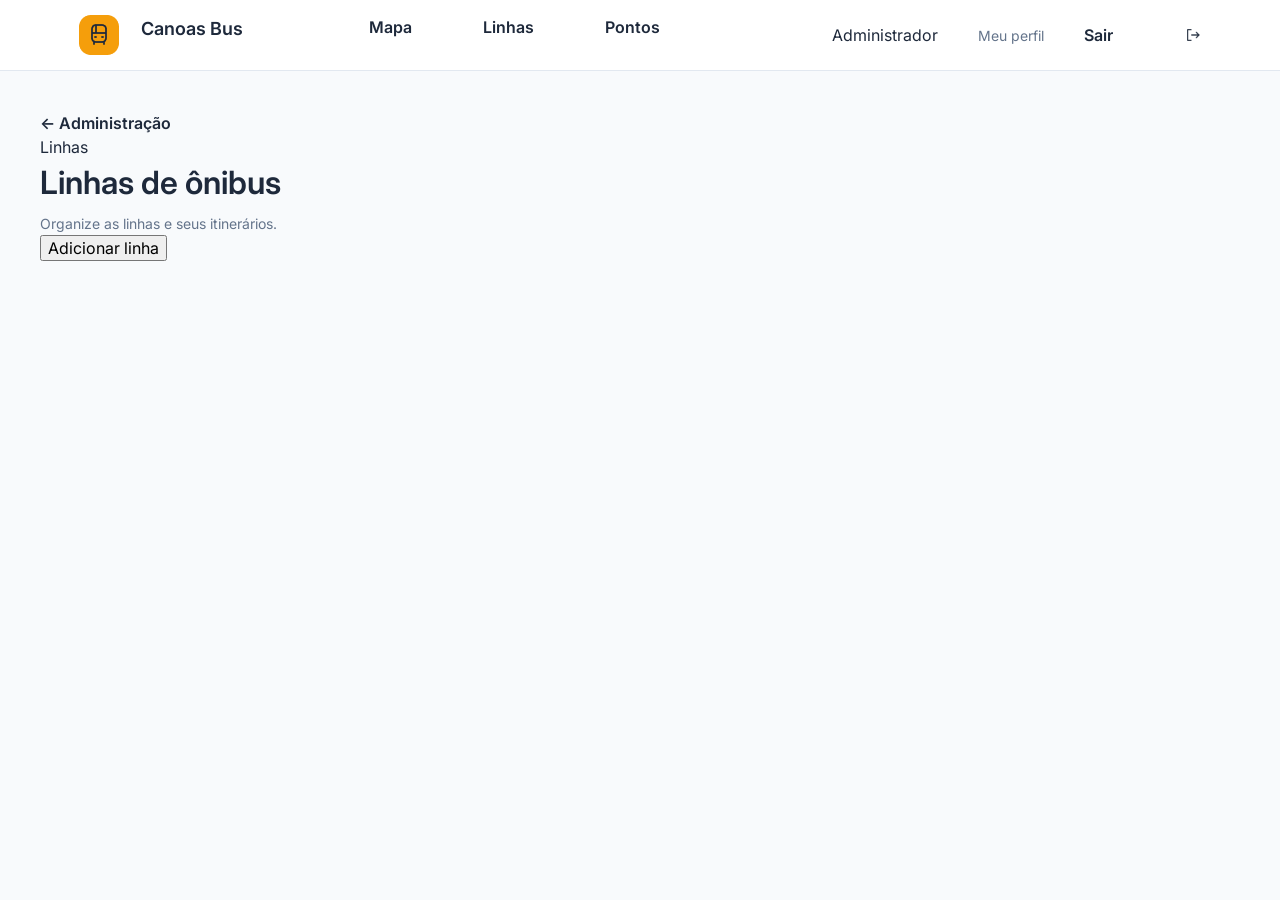
<file: novo ponto.html>
<!doctype html>
<html lang="pt-br">

<head>
  <meta charset="UTF-8" />
  <meta name="viewport" content="width=device-width, initial-scale=1.0" />
  <link rel="preconnect" href="https://fonts.googleapis.com" />
  <link rel="preconnect" href="https://fonts.gstatic.com" crossorigin />
  <link rel="shortcut icon" href="assets/favicon.ico" type="image/x-icon" />
  <link
    href="https://fonts.googleapis.com/css2?family=Inter:ital,opsz,wght@0,14..32,100..900;1,14..32,100..900&display=swap"
    rel="stylesheet" />
  <link rel="stylesheet" href="https://cdnjs.cloudflare.com/ajax/libs/font-awesome/6.5.2/css/all.min.css" />
  <link rel="stylesheet" href="style.css" />
  <script src="script.js" defer></script>
  <title>Novo Ponto· Canoas Bus</title>
</head>

<body>
  <!-- Cabeçalho -->
  <header class="cabecalho-admin">
    <img src="./assets/logo.png" alt="Logo do Canoas Bus" />
    <h1 class="cabecalho-titulo">Canoas Bus</h1>
    <nav class="nav-admin">
    <ul>
      <li><a href="#">Mapa</a></li>
      <li><a href="#">Linhas</a></li>
      <li><a href="#">Pontos</a></li>
    </ul>
  </nav>
    <div class="cabecalho-usuario-sair">
    <div class="cabecalho-categoria-">Administrador</div>
    <div class="cabecalho-usuario">Meu perfil</div>
    <div class="cabecalho-sair">
      <a href="./index.html">Sair</a>
      <img src="./assets/sair.png">
    </div>
    </div>
  </div>
  </header>

  <main class="main-linhas">
  <nav class="nav-breadcrumb">
    <ul>
      <li><a href="#" class="link-voltar">&larr; Administração</a></li>
      <li><span aria-current="page">Linhas</span></li>
    </ul>
  </nav>

  <div class="conteudo-principal">
    <div class="conteudo-principal-esq">
  <h1 class="dados-titulo">Linhas de ônibus</h1> 
  <span class="dados-subtitulo">Organize as linhas e seus itinerários.</span>
  </div>
  <button class="botao-adicionar" id="botao-adicionar-linha">Adicionar linha</button>
  </div>
</main>
</body>
</html>
</file>
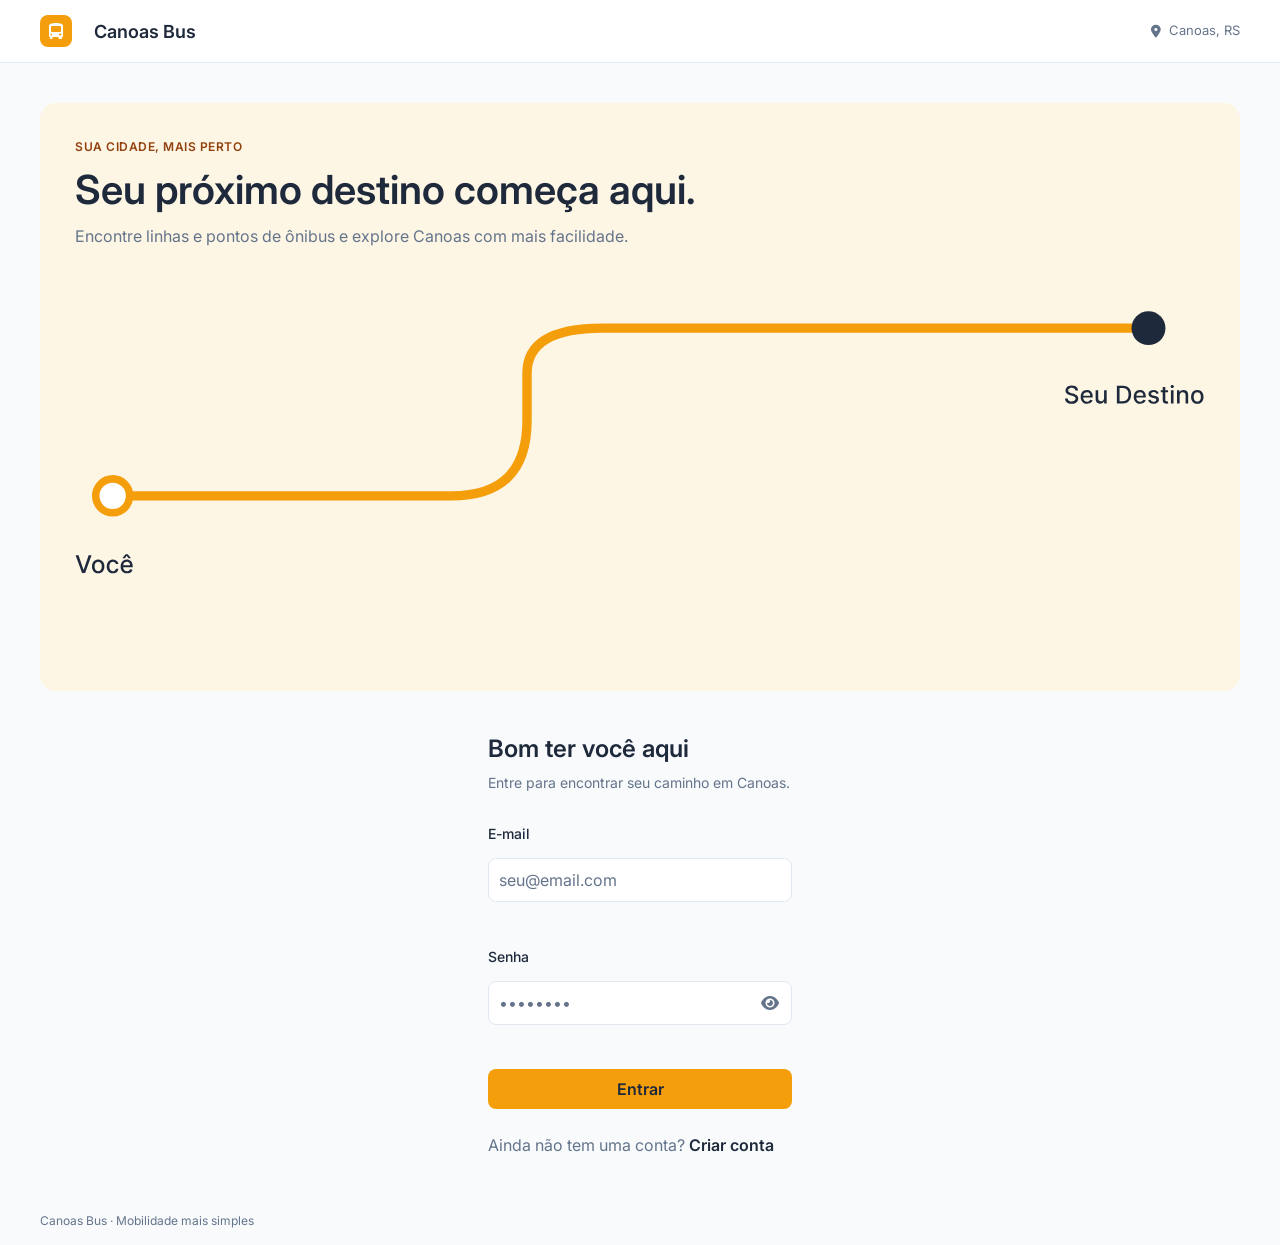
<file: novo-ponto.html>
<!doctype html>
<html lang="pt-br">
  <head>
    <meta charset="UTF-8" />
    <meta name="viewport" content="width=device-width, initial-scale=1.0" />
    <link rel="preconnect" href="https://fonts.googleapis.com" />
    <link rel="preconnect" href="https://fonts.gstatic.com" crossorigin />
    <link
      href="https://fonts.googleapis.com/css2?family=Inter:ital,opsz,wght@0,14..32,100..900;1,14..32,100..900&display=swap"
      rel="stylesheet"
    />
    <link rel="shortcut icon" href="assets/favicon.ico" type="image/x-icon" />
    <link
      rel="stylesheet"
      href="https://cdnjs.cloudflare.com/ajax/libs/font-awesome/6.5.2/css/all.min.css"
    />
    <link rel="stylesheet" href="style.css" />
    <link rel="stylesheet" href="admin.css" />
    <script src="admin.js" defer></script>
    <script src="dados.js" defer></script>
    <script src="pontos.js" defer></script>

    <title>Novo ponto · Canoas Bus</title>
  </head>
  <body data-pagina="pontos">
    <!-- Cabeçalho -->
    <header class="topo">
      <a class="topo-marca" href="mapa-admin.html">
        <i class="fa-solid fa-bus-simple topo-logo" aria-hidden="true"></i>
        <span>Canoas Bus</span>
      </a>

      <nav class="topo-nav" aria-label="Principal">
        <a href="mapa-admin.html" data-pagina="mapa">Mapa</a>
        <a href="linhas.html" data-pagina="linhas">Linhas</a>
        <a href="pontos.html" data-pagina="pontos">Pontos</a>
      </nav>

      <div class="topo-usuario">
        <span id="topo-nome-usuario">Administrador</span>
        <a href="perfil.html">Meu perfil</a>
        <button type="button" class="topo-sair" data-sair>
          Sair <i class="fa-solid fa-right-from-bracket" aria-hidden="true"></i>
        </button>
      </div>

      <button
        type="button"
        class="topo-menu-botao"
        id="abrir-menu"
        aria-label="Abrir menu"
        aria-expanded="false"
        aria-controls="menu-lateral"
      >
        <i class="fa-solid fa-bars" aria-hidden="true"></i>
      </button>
    </header>

    <!-- Menu lateral (celular) -->
    <div class="menu-fundo" id="menu-fundo"></div>
    <aside
      class="menu-lateral"
      id="menu-lateral"
      aria-label="Menu de navegação"
    >
      <div class="menu-topo">
        <div class="topo-marca">
          <i class="fa-solid fa-bus-simple topo-logo" aria-hidden="true"></i>
          <span>Canoas Bus</span>
        </div>
        <button
          type="button"
          class="menu-fechar"
          id="fechar-menu"
          aria-label="Fechar menu"
        >
          <i class="fa-solid fa-xmark" aria-hidden="true"></i>
        </button>
      </div>

      <p class="menu-rotulo">ADMINISTRADOR</p>
      <nav>
        <a href="mapa-admin.html" data-pagina="mapa"
          ><i class="fa-solid fa-location-dot" aria-hidden="true"></i> Mapa</a
        >
        <a href="linhas.html" data-pagina="linhas"
          ><i class="fa-solid fa-list" aria-hidden="true"></i> Linhas</a
        >
        <a href="pontos.html" data-pagina="pontos"
          ><i class="fa-solid fa-map-pin" aria-hidden="true"></i> Pontos</a
        >
        <a href="perfil.html"
          ><i class="fa-solid fa-user" aria-hidden="true"></i> Meu perfil</a
        >
      </nav>

      <div class="menu-divisor"></div>
      <button type="button" class="menu-sair" data-sair>
        <i class="fa-solid fa-right-from-bracket" aria-hidden="true"></i> Sair
      </button>

      <p class="menu-rodape">Canoas Bus · Mobilidade mais simples</p>
    </aside>

    <!-- Conteúdo -->
    <main class="conteudo">
      <a class="link-voltar" href="pontos.html">
        <i class="fa-solid fa-arrow-left" aria-hidden="true"></i> Voltar para
        pontos
      </a>

      <div class="conteudo-cabecalho">
        <div>
          <h1 class="conteudo-titulo" id="titulo-pagina">Novo ponto</h1>
          <p class="conteudo-descricao" id="subtitulo-pagina">
            Conecte um local às linhas da cidade.
          </p>
        </div>
      </div>

      <form
        class="cartao-formulario formulario-ponto"
        id="form-ponto"
        novalidate
      >
        <h2 class="cartao-formulario-titulo">Informações do ponto</h2>

        <div class="ponto-grade">
          <div class="campo">
            <label for="nome">Nome do ponto</label>
            <input
              type="text"
              id="nome"
              name="nome"
              placeholder="Ex.: Estação Canoas"
              maxlength="60"
              autocomplete="off"
              aria-describedby="erro-nome"
            />
            <p class="campo-erro" id="erro-nome" role="alert"></p>
          </div>

          <div class="campo">
            <label for="endereco">Endereço</label>
            <input
              type="text"
              id="endereco"
              name="endereco"
              placeholder="Ex.: Av. Victor Barreto - Centro"
              maxlength="100"
              autocomplete="off"
              aria-describedby="erro-endereco"
            />
            <p class="campo-erro" id="erro-endereco" role="alert"></p>
          </div>

          <!-- MAPA: o colega do mapa conecta aqui (veja o texto pro colega) -->
          <div class="campo campo-mapa">
            <span class="campo-rotulo">Localização no mapa</span>
            <div class="mapa-ponto" id="mapa-ponto">
              <p>O mapa será conectado aqui.</p>
            </div>
            <p class="campo-ajuda">Clique no mapa para marcar o ponto.</p>
            <input type="hidden" id="latitude" name="latitude" />
            <input type="hidden" id="longitude" name="longitude" />
          </div>

          <fieldset class="grupo-linhas">
            <legend>Linhas vinculadas</legend>
            <div class="lista-linhas" id="lista-linhas"></div>
            <p class="campo-ajuda" id="contagem-linhas" aria-live="polite"></p>
          </fieldset>
        </div>

        <div class="acoes-formulario">
          <a class="botao-secundario" href="pontos.html">Cancelar</a>
          <button type="submit" class="botao-principal" id="botao-salvar">
            Salvar ponto
          </button>
        </div>
      </form>
    </main>

    <footer class="rodape">
      <p>Dados de exemplo · Canoas, RS</p>
    </footer>
  </body>
</html>
</file>
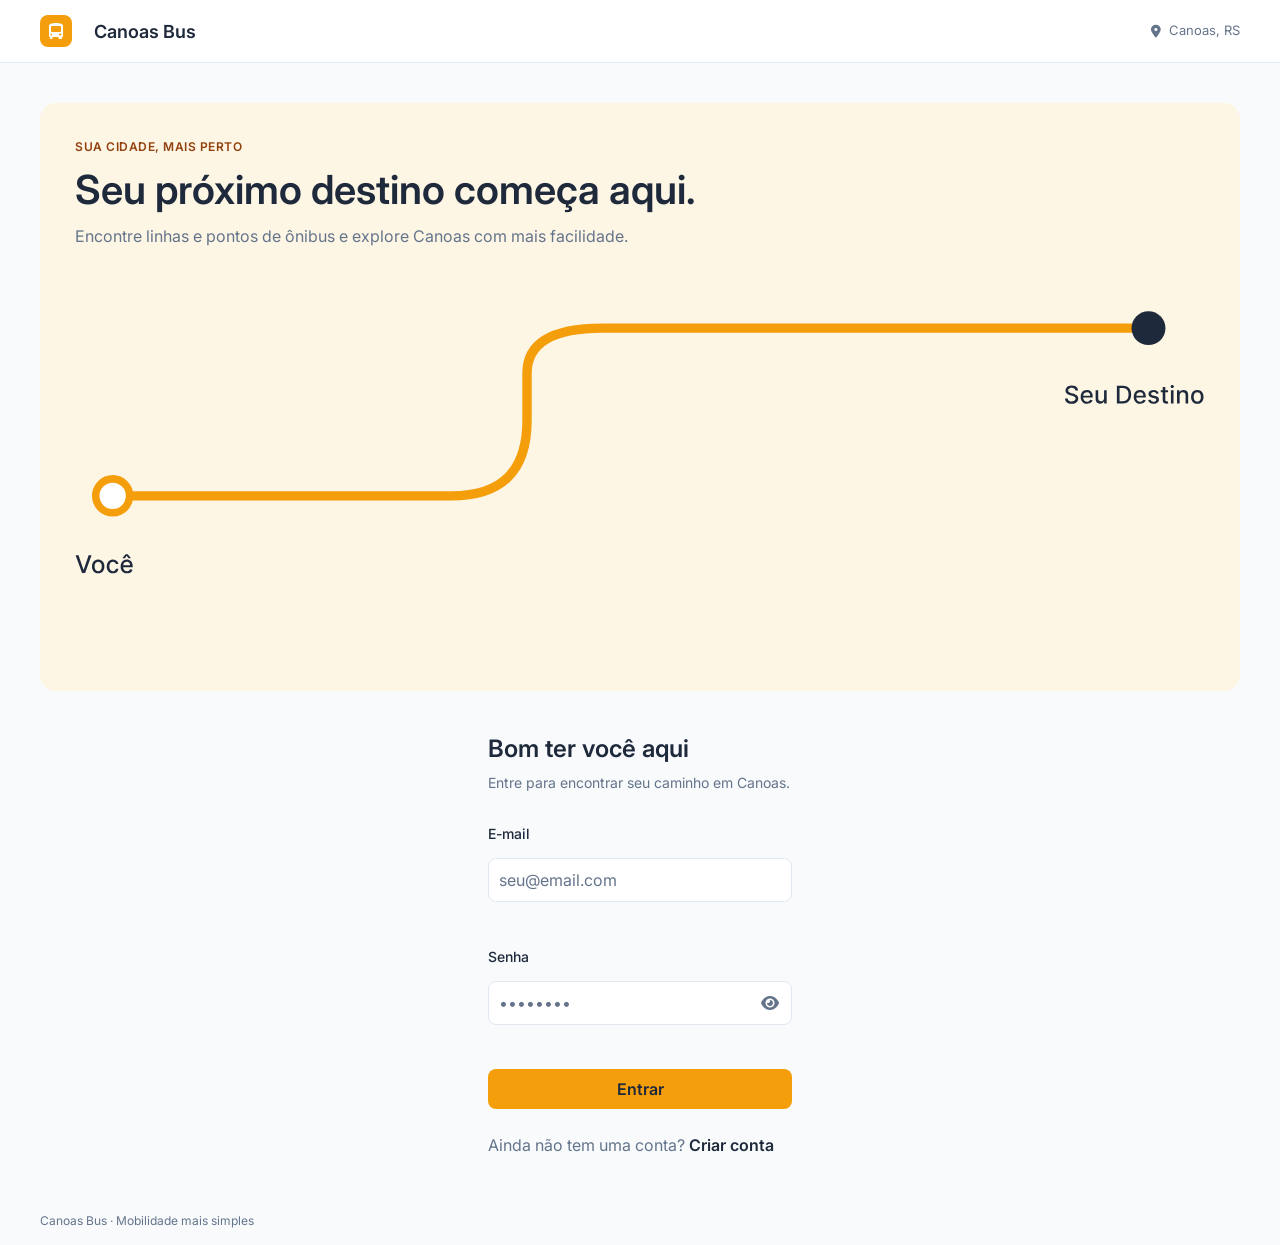
<file: pontos-cliente.html>
<!doctype html>
<html lang="pt-br">
  <head>
    <meta charset="UTF-8" />
    <meta name="viewport" content="width=device-width, initial-scale=1.0" />
    <link rel="preconnect" href="https://fonts.googleapis.com" />
    <link rel="preconnect" href="https://fonts.gstatic.com" crossorigin />
    <link
      href="https://fonts.googleapis.com/css2?family=Inter:ital,opsz,wght@0,14..32,100..900;1,14..32,100..900&display=swap"
      rel="stylesheet"
    />
    <link rel="shortcut icon" href="assets/favicon.ico" type="image/x-icon" />
    <link
      rel="stylesheet"
      href="https://cdnjs.cloudflare.com/ajax/libs/font-awesome/6.5.2/css/all.min.css"
    />
    <link rel="stylesheet" href="style.css" />
    <link rel="stylesheet" href="admin.css" />
    <script src="admin.js" defer></script>
    <script src="dados.js" defer></script>
    <script src="cliente.js" defer></script>
    <script src="pontos-cliente.js" defer></script>

    <title>Pontos · Canoas Bus</title>
  </head>
  <body data-pagina="pontos" data-perfil="cliente">
    <!-- Cabeçalho -->
    <header class="topo">
      <a class="topo-marca" href="mapa-cliente.html">
        <i class="fa-solid fa-bus-simple topo-logo" aria-hidden="true"></i>
        <span>Canoas Bus</span>
      </a>

      <nav class="topo-nav" aria-label="Principal">
        <a href="mapa-cliente.html" data-pagina="mapa">Mapa</a>
        <a href="linhas-cliente.html" data-pagina="linhas">Linhas</a>
        <a href="pontos-cliente.html" data-pagina="pontos">Pontos</a>
        <a href="favoritos.html" data-pagina="favoritos">Favoritos</a>
      </nav>

      <div class="topo-usuario">
        <span id="topo-nome-usuario">Cliente</span>
        <a href="perfil.html">Meu perfil</a>
        <button type="button" class="topo-sair" data-sair>
          Sair <i class="fa-solid fa-right-from-bracket" aria-hidden="true"></i>
        </button>
      </div>

      <button
        type="button"
        class="topo-menu-botao"
        id="abrir-menu"
        aria-label="Abrir menu"
        aria-expanded="false"
        aria-controls="menu-lateral"
      >
        <i class="fa-solid fa-bars" aria-hidden="true"></i>
      </button>
    </header>

    <!-- Menu lateral (celular) -->
    <div class="menu-fundo" id="menu-fundo"></div>
    <aside
      class="menu-lateral"
      id="menu-lateral"
      aria-label="Menu de navegação"
    >
      <div class="menu-topo">
        <div class="topo-marca">
          <i class="fa-solid fa-bus-simple topo-logo" aria-hidden="true"></i>
          <span>Canoas Bus</span>
        </div>
        <button
          type="button"
          class="menu-fechar"
          id="fechar-menu"
          aria-label="Fechar menu"
        >
          <i class="fa-solid fa-xmark" aria-hidden="true"></i>
        </button>
      </div>

      <p class="menu-rotulo">MENU</p>
      <nav>
        <a href="mapa-cliente.html" data-pagina="mapa"
          ><i class="fa-solid fa-location-dot" aria-hidden="true"></i> Mapa</a
        >
        <a href="linhas-cliente.html" data-pagina="linhas"
          ><i class="fa-solid fa-list" aria-hidden="true"></i> Linhas</a
        >
        <a href="pontos-cliente.html" data-pagina="pontos"
          ><i class="fa-solid fa-map-pin" aria-hidden="true"></i> Pontos</a
        >
        <a href="favoritos.html" data-pagina="favoritos"
          ><i class="fa-solid fa-star" aria-hidden="true"></i> Favoritos</a
        >
        <a href="perfil.html"
          ><i class="fa-solid fa-user" aria-hidden="true"></i> Meu perfil</a
        >
      </nav>

      <div class="menu-divisor"></div>
      <button type="button" class="menu-sair" data-sair>
        <i class="fa-solid fa-right-from-bracket" aria-hidden="true"></i> Sair
      </button>

      <p class="menu-rodape">Canoas Bus · Mobilidade mais simples</p>
    </aside>

    <!-- Conteúdo -->
    <main class="conteudo">
      <div class="conteudo-cabecalho">
        <div>
          <h1 class="conteudo-titulo">Pontos de ônibus</h1>
          <p class="conteudo-descricao">
            Encontre os locais de embarque e favorite os que você mais usa.
          </p>
        </div>
      </div>

      <div class="barra-busca">
        <div class="campo-busca">
          <input
            type="search"
            id="busca"
            placeholder="Buscar nome ou endereço"
            aria-label="Buscar ponto por nome ou endereço"
          />
          <i class="fa-solid fa-magnifying-glass" aria-hidden="true"></i>
        </div>
        <p class="contador" id="contador" aria-live="polite"></p>
      </div>

      <div class="grade-cartoes" id="grade-pontos"></div>
      <p class="vazio" id="mensagem-vazia" hidden>Nenhum ponto encontrado.</p>
      <button type="button" class="botao-mais" id="mostrar-mais" hidden>
        Mostrar mais
      </button>
    </main>

    <footer class="rodape">
      <p>Dados de exemplo · Canoas, RS</p>
    </footer>
  </body>
</html>
</file>
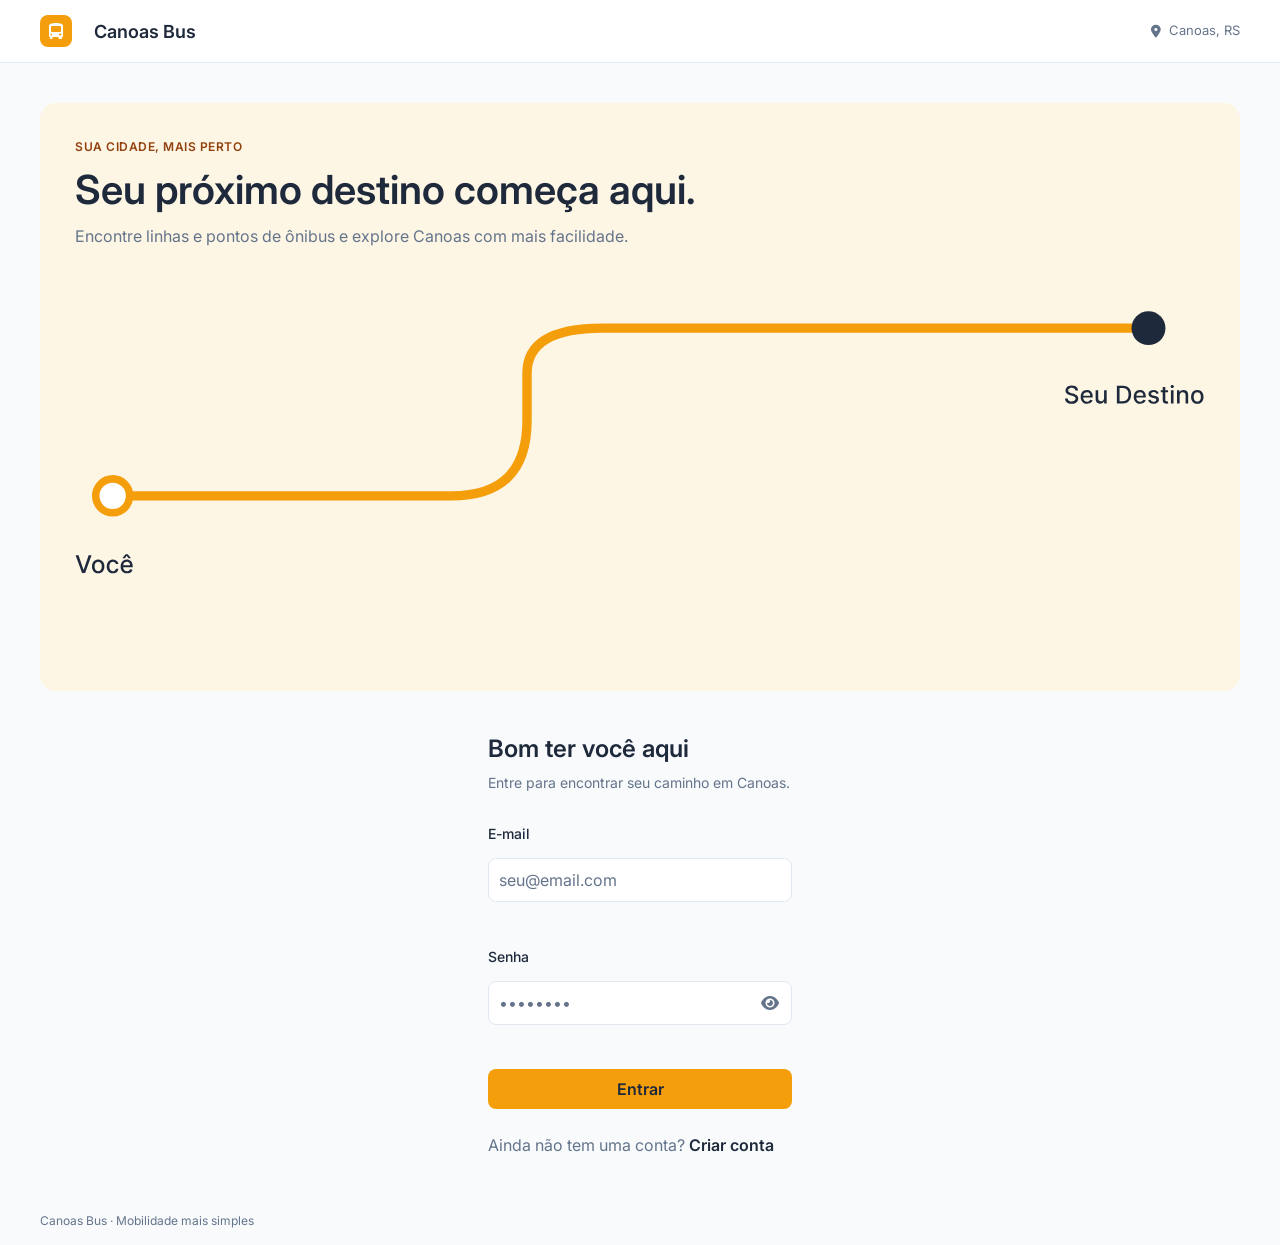
<file: pontos.html>
<!doctype html>
<html lang="pt-br">
  <head>
    <meta charset="UTF-8" />
    <meta name="viewport" content="width=device-width, initial-scale=1.0" />
    <link rel="preconnect" href="https://fonts.googleapis.com" />
    <link rel="preconnect" href="https://fonts.gstatic.com" crossorigin />
    <link
      href="https://fonts.googleapis.com/css2?family=Inter:ital,opsz,wght@0,14..32,100..900;1,14..32,100..900&display=swap"
      rel="stylesheet"
    />
    <link
      rel="stylesheet"
      href="https://cdnjs.cloudflare.com/ajax/libs/font-awesome/6.5.2/css/all.min.css"
    />
    <link rel="stylesheet" href="style.css" />
    <link rel="stylesheet" href="admin.css" />
    <script src="admin.js" defer></script>
    <script src="dados.js" defer></script>
    <script src="pontos.js" defer></script>
    <link rel="shortcut icon" href="assets/favicon.ico" type="image/x-icon" />

    <title>Pontos · Canoas Bus</title>
  </head>
  <body data-pagina="pontos">
    <!-- Cabeçalho -->
    <header class="topo">
      <a class="topo-marca" href="mapa-admin.html">
        <i class="fa-solid fa-bus-simple topo-logo" aria-hidden="true"></i>
        <span>Canoas Bus</span>
      </a>

      <nav class="topo-nav" aria-label="Principal">
        <a href="mapa-admin.html" data-pagina="mapa">Mapa</a>
        <a href="linhas.html" data-pagina="linhas">Linhas</a>
        <a href="pontos.html" data-pagina="pontos">Pontos</a>
      </nav>

      <div class="topo-usuario">
        <span id="topo-nome-usuario">Administrador</span>
        <a href="perfil.html">Meu perfil</a>
        <button type="button" class="topo-sair" data-sair>
          Sair <i class="fa-solid fa-right-from-bracket" aria-hidden="true"></i>
        </button>
      </div>

      <button
        type="button"
        class="topo-menu-botao"
        id="abrir-menu"
        aria-label="Abrir menu"
        aria-expanded="false"
        aria-controls="menu-lateral"
      >
        <i class="fa-solid fa-bars" aria-hidden="true"></i>
      </button>
    </header>

    <!-- Menu lateral (celular) -->
    <div class="menu-fundo" id="menu-fundo"></div>
    <aside
      class="menu-lateral"
      id="menu-lateral"
      aria-label="Menu de navegação"
    >
      <div class="menu-topo">
        <div class="topo-marca">
          <i class="fa-solid fa-bus-simple topo-logo" aria-hidden="true"></i>
          <span>Canoas Bus</span>
        </div>
        <button
          type="button"
          class="menu-fechar"
          id="fechar-menu"
          aria-label="Fechar menu"
        >
          <i class="fa-solid fa-xmark" aria-hidden="true"></i>
        </button>
      </div>

      <p class="menu-rotulo">ADMINISTRADOR</p>
      <nav>
        <a href="mapa-admin.html" data-pagina="mapa"
          ><i class="fa-solid fa-location-dot" aria-hidden="true"></i> Mapa</a
        >
        <a href="linhas.html" data-pagina="linhas"
          ><i class="fa-solid fa-list" aria-hidden="true"></i> Linhas</a
        >
        <a href="pontos.html" data-pagina="pontos"
          ><i class="fa-solid fa-map-pin" aria-hidden="true"></i> Pontos</a
        >
        <a href="perfil.html"
          ><i class="fa-solid fa-user" aria-hidden="true"></i> Meu perfil</a
        >
      </nav>

      <div class="menu-divisor"></div>
      <button type="button" class="menu-sair" data-sair>
        <i class="fa-solid fa-right-from-bracket" aria-hidden="true"></i> Sair
      </button>

      <p class="menu-rodape">Canoas Bus · Mobilidade mais simples</p>
    </aside>

    <!-- Conteúdo -->
    <main class="conteudo">
      <p class="conteudo-trilha">ADMINISTRAÇÃO / PONTOS</p>

      <div class="conteudo-cabecalho">
        <div>
          <h1 class="conteudo-titulo">Pontos de ônibus</h1>
          <p class="conteudo-descricao">
            Gerencie os locais de embarque da cidade.
          </p>
        </div>
        <a class="botao-principal" href="novo-ponto.html">
          <i class="fa-solid fa-plus" aria-hidden="true"></i> Novo ponto
        </a>
      </div>

      <p class="aviso-sucesso" id="aviso" role="status"></p>

      <div class="barra-busca">
        <div class="campo-busca">
          <input
            type="search"
            id="busca"
            placeholder="Buscar nome ou endereço"
            aria-label="Buscar ponto por nome ou endereço"
          />
          <i class="fa-solid fa-magnifying-glass" aria-hidden="true"></i>
        </div>
        <p class="contador" id="contador" aria-live="polite"></p>
      </div>

      <div class="tabela-caixa">
        <table class="tabela">
          <thead>
            <tr>
              <th>PONTO / ENDEREÇO</th>
              <th>LINHAS VINCULADAS</th>
              <th>AÇÕES</th>
            </tr>
          </thead>
          <tbody id="tabela-pontos"></tbody>
        </table>
        <div class="tabela-rodape">
          <span id="tabela-resumo"></span>
          <span>Página 1 de 1</span>
        </div>
      </div>

      <div class="cartoes" id="cartoes-pontos"></div>

      <p class="vazio" id="mensagem-vazia" hidden>Nenhum ponto encontrado.</p>
    </main>

    <footer class="rodape">
      <p>Dados de exemplo · Canoas, RS</p>
    </footer>

    <!-- Modal de excluir -->
    <dialog class="modal" id="modal-excluir" aria-labelledby="modal-titulo">
      <div class="modal-conteudo">
        <button
          type="button"
          class="modal-fechar"
          id="modal-fechar"
          aria-label="Fechar"
        >
          <i class="fa-solid fa-xmark" aria-hidden="true"></i>
        </button>
        <div class="modal-icone">
          <i class="fa-regular fa-trash-can" aria-hidden="true"></i>
        </div>
        <h2 class="modal-titulo" id="modal-titulo">Excluir linha?</h2>
        <p class="modal-texto">
          O ponto será removido dos favoritos dos clientes. Esta ação não pode
          ser desfeita.
        </p>
        <div class="modal-acoes">
          <button type="button" class="botao-secundario" id="modal-cancelar">
            Cancelar
          </button>
          <button type="button" class="botao-perigo" id="modal-confirmar">
            Excluir
          </button>
        </div>
      </div>
    </dialog>
  </body>
</html>
</file>
<file: style.css>
@font-face {
  font-family: "Inter";
  src: url("/assets/Inter-VariableFont_opsz\,wght.ttf") format("woff2-variations");
  font-weight: 100 900;
  font-style: normal;
  font-display: swap;
}

:root {
  --cor-branco: #ffffff;
  --cor-vermelho: #b91c1c;
  --cor-vermelho-claro: #fef2f2;
  --cor-vermelho-hover: #b02a37;
  --cor-preto: #1e293b;
  --cor-azul-cinzento: #64748b;
  --cor-laranja: #f59e0b;
  --cor-laranja-primario: #f97316;
  --cor-laranja-escuro: #d97706;
  --cor-laranja-hover: #ea580c;
  --cor-laranja-texto: #92400e;
  --cor-creme: #fef6e4;
  --cor-gelo: #f8fafc;
  --cor-verde: #15803d;
  --cor-verde-claro: #f0fdf4;
  --cor-cinza-claro: #e2e8f0;
  --cor-cinza-borda: #f1f5f9;
  
  --fonte-global: "Inter", sans-serif;
  --fonte-400: 400;
  --fonte-500: 500;
  --fonte-600: 600;
  --fonte-700: 700;
}

html, body, div, span, applet, object, iframe, h1, h2, h3, h4, h5, h6, p,
blockquote, pre, a, abbr, acronym, address, big, cite, code, del, dfn,
em, img, ins, kbd, q, s, samp, small, strike, strong, sub, sup, tt,
var, b, u, i, center, dl, dt, dd, ol, ul, li, fieldset, form, label,
legend, table, caption, tbody, tfoot, thead, tr, th, td, article, aside,
canvas, details, embed, figure, figcaption, footer, header, hgroup,
menu, nav, output, ruby, section, summary, time, mark, audio, video {
  margin: 0;
  padding: 0;
  border: 0;
  font-size: 100%;
  font: inherit;
  vertical-align: baseline;
}

article, aside, details, figcaption, figure, footer, header, hgroup,
menu, nav, section {
  display: block;
}

body {
  line-height: 1.5;
  background-color: var(--cor-gelo);
  color: var(--cor-preto);
  font-family: var(--fonte-global);
  font-weight: var(--fonte-400);
  display: flex;
  flex-direction: column;
  min-height: 100vh;
}

ol, ul {
  list-style: none;
}

blockquote, q {
  quotes: none;
}

blockquote:before, blockquote:after, q:before, q:after {
  content: "";
  content: none;
}

table {
  border-collapse: collapse;
  border-spacing: 0;
}

*, *::before, *::after {
  box-sizing: border-box;
}

main {
  flex-grow: 1;
  padding: 24px 20px;
}

h2 {
  font-size: 24px;
  font-weight: var(--fonte-600);
  color: var(--cor-preto);
  margin-bottom: 5px;
}

a {
  color: var(--cor-preto);
  font-weight: var(--fonte-600);
  text-decoration: none;
}

label {
  font-size: 13px;
  font-weight: var(--fonte-400);
  color: var(--cor-preto);
}

input {
  width: 100%;
  height: 44px;
  padding: 0 16px;
  background-color: var(--cor-branco);
  border: 1px solid var(--cor-cinza-claro);
  border-radius: 8px;
  font-family: inherit;
  font-size: inherit;
  color: var(--cor-preto);
  outline: none;
  transition: border-color 0.2s, box-shadow 0.2s;
}

input::placeholder {
  color: var(--cor-azul-cinzento);
}

input:focus {
  outline: none;
  border-color: var(--cor-laranja);
  box-shadow: 0 0 0 3px rgba(245, 158, 11, 0.1);
}

button {
  font-family: inherit;
  font-size: inherit;
  cursor: pointer;
}

footer {
  font-size: 12px;
  color: var(--cor-azul-cinzento);
  padding: 15px 20px;
}

/* =================================================================
   4. COMPONENTES REUTILIZÁVEIS
   ================================================================== */
/* Cabeçalho Padrão */
.cabecalho {
  background-color: var(--cor-branco);
  border-bottom: 1px solid var(--cor-cinza-claro);
  padding: 15px 20px;
  display: flex;
  align-items: center;
}

.cabecalho-logo {
  width: 32px;
  height: 32px;
  background-color: var(--cor-laranja);
  color: var(--cor-branco);
  border-radius: 8px;
  display: flex;
  align-items: center;
  justify-content: center;
  font-size: 16px;
}

.cabecalho-logo img {
  width: 40px;
  height: 40px;
}

.cabecalho-titulo {
  font-weight: var(--fonte-600);
  font-size: 18px;
  margin-left: 12px;
  color: var(--cor-preto);
}

.cabecalho-localizacao {
  display: none;
}

.cabecalho-opcoes {
  display: flex;
  flex-direction: row;
  margin-left: 80px;
  gap: 2.5rem;
}

.cabecalho-opcoes a {
  text-decoration: none;
  color: var(--cor-azul-cinzento);
  font-size: 14px;
}

.cabecalho-opcoes a.ativo {
  color: var(--cor-preto);
  font-weight: 600;
  position: relative;
}

.cabecalho-opcoes a.ativo::after {
  content: '';
  position: absolute;
  bottom: -23px;
  left: 0;
  width: 100%;
  height: 3px;
  background-color: var(--cor-laranja);
}

.cabecalho-usuario-sair {
  display: flex;
  flex-direction: row;
  align-items: center;
  gap: 2.5rem;
  margin-left: auto;
  margin-right: 64px;
}

.cabecalho-usuario {
  color: var(--cor-azul-cinzento);
  font-size: 14px;
}

.cabecalho-sair {
  display: flex;
  align-items: center;
  gap: 8px;
}

.cabecalho-sair a {
  text-decoration: none;
  color: var(--cor-preto);
}

.cabecalho-sair img {
  width: 16px;
  height: 16px;
}

/* Cabeçalho Admin */
.cabecalho-admin {
  background-color: var(--cor-branco);
  border-bottom: 1px solid var(--cor-cinza-claro);
  padding: 15px;
  display: flex;
  flex-direction: row;
  gap: 10px;
}

.cabecalho-admin img {
  margin-left: 64px;
}

.cabecalho-admin h1 {
  font-weight: var(--fonte-600);
  font-size: 18px;
}

.nav-admin {
  margin-left: 116px;
}

.nav-admin ul {
  gap: 71px;
  display: flex;
  flex-direction: row;
  align-items: center;
  list-style: none;
  padding: 0;
  margin: 0;
}

/* Formulários e Campos */
.formulario {
  display: flex;
  flex-direction: column;
  gap: 24px;
}

.campo-preenchimento {
  display: flex;
  flex-direction: column;
  gap: 6px;
  margin-bottom: 20px;
}

.campo-preenchimento label {
  font-size: 14px;
  font-weight: 500;
  color: var(--cor-preto);
  margin-bottom: 8px;
}

.campo-preenchimento-senha {
  position: relative;
  display: flex;
  align-items: center;
}

.campo-preenchimento-senha input {
  padding-right: 44px;
  width: 100%;
}

.botao-mostrar-senha {
  position: absolute;
  top: 50%;
  right: 16px;
  transform: translateY(-50%);
  width: 32px;
  height: 32px;
  padding: 0;
  background: none;
  border: none;
  color: var(--cor-azul-cinzento);
  cursor: pointer;
}

.botao-mostrar-senha:hover {
  color: var(--cor-preto);
}

.campo-requisito {
  font-size: 12px;
  color: var(--cor-azul-cinzento);
  margin-top: 6px;
}

/* Botões */
button[type="submit"], .btn-salvar {
  width: 100%;
  background-color: var(--cor-laranja);
  border: none;
  border-radius: 8px;
  font-weight: var(--fonte-600);
  cursor: pointer;
  padding: 10px;
  color: var(--cor-preto);
  transition: background-color 0.2s, filter 0.2s;
}

button[type="submit"]:hover, .btn-salvar:hover {
  background-color: var(--cor-laranja-escuro);
  filter: brightness(0.95);
}

.btn-salvar {
  height: 48px;
  width: 180px;
}

.botao-principal {
  background-color: var(--cor-laranja-primario);
  color: var(--cor-branco);
  text-decoration: none;
  font-size: 14px;
  font-weight: 600;
  padding: 12px 20px;
  border-radius: 8px;
  display: inline-flex;
  align-items: center;
  gap: 8px;
  transition: background-color 0.2s ease;
  box-shadow: 0 2px 4px rgba(249, 115, 22, 0.2);
}

.botao-principal:hover {
  background-color: var(--cor-laranja-hover);
}

.btn-excluir {
  background-color: var(--cor-vermelho-claro);
  color: var(--cor-vermelho);
  border: none;
  border-radius: 6px;
  padding: 10px 16px;
  font-size: 14px;
  font-weight: 500;
  cursor: pointer;
  transition: background-color 0.2s ease;
}

.btn-excluir:hover {
  background-color: var(--cor-vermelho);
  color: var(--cor-branco);
}

.btn-menu {
  display: none;
  background: none;
  border: none;
  font-size: 20px;
  cursor: pointer;
  color: var(--cor-preto);
}

/* Mensagens e Status */
.frase-apoio {
  font-size: 14px;
  color: var(--cor-azul-cinzento);
  margin-bottom: 30px;
}

.mensagem {
  font-size: 14px;
  font-weight: var(--fonte-600);
}

.mensagem:empty {
  display: none;
}

.mensagem-erro {
  color: var(--cor-vermelho);
}

.mensagem-sucesso {
  color: var(--cor-verde);
}

.status-atualizado {
  background-color: var(--cor-verde-claro);
  color: var(--cor-verde);
  padding: 12px 20px;
  border-radius: 8px;
  font-size: 14px;
  font-weight: 500;
}

.aviso-sucesso {
  margin: 0 0 16px 0;
  font-size: 14px;
}

.nao-tem-conta {
  color: var(--cor-azul-cinzento);
  padding-top: 24px;
}

/* =================================================================
   5. PÁGINAS E CONTEÚDOS ESPECÍFICOS
   ================================================================== */
.apresentacao {
  display: none;
}

.main-dados {
  display: flex;
  flex-direction: column;
  max-width: 1200px;
  margin: 40px auto;
  padding: 0 24px;
  width: 100%;
}

.breadcrumb {
  font-size: 12px;
  font-weight: bold;
  color: var(--cor-azul-cinzento);
  text-transform: uppercase;
  letter-spacing: 0.5px;
  list-style: none;
  padding: 0;
  margin: 0 0 12px 0;
}

.breadcrumb a {
  color: var(--cor-azul-cinzento);
  text-decoration: none;
}

.dados-titulo {
  margin: 0 0 4px 0;
  color: var(--cor-preto);
  font-size: 2rem;
  font-weight: 600;
}

.dados-subtitulo {
  color: var(--cor-azul-cinzento);
  font-size: 14px;
}

.principal-dados {
  display: flex;
  flex-direction: row;
  background-color: var(--cor-branco);
  border-radius: 12px;
  margin-top: 24px;
  border: 1px solid var(--cor-cinza-claro);
  justify-content: space-between;
  padding: 32px;
  gap: 40px;
}

.secao-dados {
  flex: 1;
  display: flex;
  flex-direction: column;
}

.secao-dados h2 {
  font-size: 18px;
  font-weight: 600;
  margin: 0 0 4px 0;
  color: var(--cor-preto);
}

.secao-dados > span {
  font-size: 14px;
  color: var(--cor-azul-cinzento);
  margin-bottom: 24px;
}

.secao-frase {
  width: 320px;
  padding-left: 32px;
  border-left: 1px solid var(--cor-cinza-claro);
  display: flex;
  flex-direction: column;
  justify-content: center;
}

.secao-frase h3 {
  margin: 0 0 12px 0;
  font-size: 18px;
  font-weight: var(--fonte-600);
  color: var(--cor-preto);
}

.secao-frase p {
  margin: 0;
  font-size: 14px;
  color: var(--cor-azul-cinzento);
  line-height: 1.5;
}

.acoes-formulario {
  display: flex;
  align-items: center;
  gap: 16px;
  margin-top: 24px;
}

.secao-excluir {
  display: flex;
  justify-content: space-between;
  align-items: center;
  background-color: var(--cor-branco);
  border: 1px solid var(--cor-cinza-claro);
  border-radius: 12px;
  padding: 24px;
  margin-top: 32px;
}

.secao-excluir-esquerda p {
  font-size: 16px;
  font-weight: 600;
  color: var(--cor-preto);
  margin: 0 0 4px 0;
}

.secao-excluir-esquerda span {
  font-size: 14px;
  color: var(--cor-azul-cinzento);
}

/* Seção de Conteúdos / Listagens e Tabelas */
.conteudo {
  display: flex;
  flex-direction: column;
}

.conteudo-trilha {
  font-size: 11px;
  font-weight: 600;
  letter-spacing: 0.05em;
  text-transform: uppercase;
  color: var(--cor-azul-cinzento);
  margin: 0 0 8px 0;
}

.conteudo-cabecalho {
  display: flex;
  justify-content: space-between;
  align-items: flex-start;
  margin-bottom: 28px;
}

.conteudo-titulo {
  font-size: 32px;
  font-weight: 700;
  color: var(--cor-preto);
  margin: 0 0 6px 0;
}

.conteudo-descricao {
  font-size: 15px;
  color: var(--cor-azul-cinzento);
  margin: 0;
}

.barra-busca {
  display: flex;
  justify-content: space-between;
  align-items: center;
  margin-bottom: 24px;
  gap: 16px;
}

.campo-busca {
  position: relative;
  width: 100%;
  max-width: 380px;
}

.campo-busca input {
  width: 100%;
  padding: 12px 16px 12px 42px;
  font-size: 14px;
  color: var(--cor-preto);
  background-color: var(--cor-branco);
  border: 1px solid var(--cor-cinza-claro);
  border-radius: 8px;
  outline: none;
  transition: border-color 0.2s, box-shadow 0.2s;
}

.campo-busca input:focus {
  border-color: var(--cor-laranja-primario);
  box-shadow: 0 0 0 3px rgba(249, 115, 22, 0.1);
}

.campo-busca input::placeholder {
  color: #94A3B8;
}

.campo-busca i {
  position: absolute;
  left: 14px;
  top: 50%;
  transform: translateY(-50%);
  color: #94A3B8;
  font-size: 14px;
}

.contador {
  font-size: 14px;
  color: var(--cor-azul-cinzento);
  margin: 0;
  white-space: nowrap;
}

.tabela-caixa {
  background-color: var(--cor-branco);
  border: 1px solid var(--cor-cinza-borda);
  border-radius: 16px;
  box-shadow: 0 4px 20px rgba(0, 0, 0, 0.03);
  overflow: hidden;
}

.tabela {
  width: 100%;
  border-collapse: collapse;
  text-align: left;
}

.tabela th {
  background-color: var(--cor-gelo);
  font-size: 11px;
  font-weight: 600;
  letter-spacing: 0.05em;
  color: var(--cor-azul-cinzento);
  padding: 16px 24px;
  border-bottom: 1px solid var(--cor-cinza-borda);
}

.tabela td {
  padding: 20px 24px;
  font-size: 14px;
  color: var(--cor-preto);
  border-bottom: 1px solid var(--cor-cinza-borda);
  vertical-align: middle;
}

.tabela tbody tr:last-child td {
  border-bottom: none;
}

.tabela td:nth-child(1) {
  font-weight: 600;
  color: #C2410C;
  width: 12%;
}

.tabela td:nth-child(2) {
  font-weight: 600;
  color: var(--cor-preto);
  width: 25%;
}

.tabela td:nth-child(3) {
  color: var(--cor-azul-cinzento);
  width: 50%;
}

.tabela td:nth-child(4) {
  width: 13%;
  text-align: center;
}

.tabela-rodape {
  display: flex;
  justify-content: space-between;
  align-items: center;
  padding: 16px 24px;
  background-color: var(--cor-branco);
  border-top: 1px solid var(--cor-cinza-borda);
  font-size: 14px;
  color: var(--cor-azul-cinzento);
}

.cartoes {
  display: none;
  flex-direction: column;
  gap: 16px;
}

.vazio {
  text-align: center;
  color: var(--cor-azul-cinzento);
  padding: 40px;
  font-size: 14px;
  background-color: var(--cor-branco);
  border-radius: 16px;
  border: 1px solid var(--cor-cinza-borda);
}

/* =================================================================
   6. MODAL
   ================================================================== */
.modal-checkbox {
  display: none;
}

.modal-overlay {
  position: fixed;
  top: 0;
  left: 0;
  width: 100%;
  height: 100%;
  background-color: rgba(0, 0, 0, 0.5);
  display: flex;
  justify-content: center;
  align-items: center;
  opacity: 0;
  pointer-events: none;
  transition: opacity 0.3s ease;
  z-index: 1000;
}

.modal-container {
  background: var(--cor-branco);
  padding: 30px;
  border-radius: 8px;
  width: 90%;
  max-width: 400px;
  box-shadow: 0 4px 10px rgba(0, 0, 0, 0.2);
  transform: translateY(-20px);
  transition: transform 0.3s ease;
}

.modal-container h2 {
  margin-top: 0;
  color: #333;
}

.modal-container p {
  color: #666;
  margin-bottom: 20px;
}

.modal-btns {
  display: flex;
  justify-content: flex-end;
  gap: 10px;
}

.btn-cancelar {
  background-color: var(--cor-branco);
  color: var(--cor-preto);
  padding: 8px 16px;
  border-radius: 4px;
  cursor: pointer;
  font-size: 14px;
  border: 1px solid var(--cor-azul-cinzento);
}

.btn-confirmar-exclusao {
  background-color: var(--cor-vermelho);
  color: var(--cor-branco);
  padding: 8px 16px;
  border-radius: 4px;
  cursor: pointer;
  border: none;
  font-size: 14px;
  transition: background-color 0.2s;
}

.btn-confirmar-exclusao:hover {
  background-color: var(--cor-vermelho-hover);
}

.modal-checkbox:checked ~ .modal-overlay {
  opacity: 1;
  pointer-events: auto;
}

.modal-checkbox:checked ~ .modal-overlay .modal-container {
  transform: translateY(0);
}

/* =================================================================
   7. RESPONSIVIDADE (MEDIA QUERIES)
   ================================================================== */
@media (min-width: 768px) {
  .cabecalho {
    padding-left: 40px;
    padding-right: 40px;
  }

  .cabecalho-localizacao {
    display: flex;
    align-items: center;
    gap: 8px;
    margin-left: auto;
    font-size: 13px;
    color: var(--cor-azul-cinzento);
  }

  main {
    display: flex;
    flex-direction: column;
    padding: 40px;
  }

  footer {
    padding-left: 40px;
    padding-right: 40px;
  }

  .apresentacao {
    display: flex;
    flex-direction: column;
    flex: 1;
    background-color: var(--cor-creme);
    border-radius: 16px;
    padding: 35px;
  }

  .apresentacao-slogan {
    font-size: 12px;
    font-weight: var(--fonte-600);
    color: var(--cor-laranja-texto);
    letter-spacing: 0.5px;
  }

  .apresentacao-titulo {
    font-size: 40px;
    font-weight: var(--fonte-600);
    color: var(--cor-preto);
    line-height: 1.2;
    margin-top: 10px;
    margin-bottom: 10px;
  }

  .apresentacao-texto {
    font-size: 16px;
    color: var(--cor-azul-cinzento);
  }

  .apresentacao-imagem {
    width: 100%;
    height: auto;
    margin-top: auto;
    padding-top: 50px;
  }

  .recepcao-formulario {
    flex: 1;
    max-width: 400px;
    margin: 0 auto;
    align-self: center;
  }
}

@media (max-width: 768px) {
  .cabecalho-logo {
    margin-left: 16px;
  }

  .cabecalho-opcoes,
  .cabecalho-usuario-sair {
    display: none;
  }

  .btn-menu {
    display: block;
    margin-left: auto;
    margin-right: 16px;
  }

  .main-dados {
    margin: 20px 16px;
    padding: 0;
    width: auto;
  }

  .dados-titulo {
    font-size: 1.5rem;
  }

  .principal-dados {
    flex-direction: column;
    padding: 20px;
    margin-top: 16px;
    gap: 0;
  }

  .secao-frase {
    display: none;
  }

  .secao-dados {
    width: 100%;
    margin: 0;
  }

  .acoes-formulario {
    flex-direction: column;
    align-items: stretch;
  }

  .btn-salvar {
    width: 100%;
    max-width: none;
  }

  .status-atualizado {
    text-align: center;
  }

  .secao-excluir {
    flex-direction: column;
    align-items: flex-start;
    gap: 16px;
  }

  .secao-excluir-direita {
    width: 100%;
  }

  .btn-excluir {
    width: 100%;
  }

  .conteudo-cabecalho {
    flex-direction: column;
    gap: 16px;
  }

  .botao-principal {
    width: 100%;
    justify-content: center;
  }

  .barra-busca {
    flex-direction: column;
    align-items: stretch;
  }

  .campo-busca {
    max-width: 100%;
  }

  .tabela-caixa {
    display: none;
  }

  .cartoes {
    display: flex;
  }
}
</file>
<file: login.css>
/* Tela Login */

body {
  background-color: var(--cor-gelo);
  color: var(--cor-preto);
  font-family: var(--fonte-global);
  font-weight: var(--fonte-400);
  line-height: 1.5;
  display: flex;
  flex-direction: column;
  min-height: 100vh;
}

main {
  flex-grow: 1;
  padding: 24px 20px;
}

h2 {
  font-size: 24px;
  font-weight: var(--fonte-600);
  color: var(--cor-preto);
  margin-bottom: 5px;
}

label {
  font-size: 13px;
  font-weight: var(--fonte-400);
  color: var(--cor-preto);
}

input {
  width: 100%;
  height: 44px;
  padding-left: 10px;
  padding-right: 10px;
  background-color: var(--cor-branco);
  border: 1px solid var(--cor-cinza-claro);
  border-radius: 8px;
  font-family: inherit;
  font-size: inherit;
}

input::placeholder {
  color: var(--cor-azul-cinzento);
}

input:focus {
  outline: 2px solid var(--cor-laranja);
}

button {
  font-family: inherit;
  font-size: inherit;
  width: 100%;
  background-color: var(--cor-laranja);
  border: none;
  border-radius: 8px;
  font-weight: var(--fonte-600);
  cursor: pointer;
  padding: 10px;
}

button:hover {
  background-color: var(--cor-laranja-escuro);
}

footer {
  font-size: 12px;
  color: var(--cor-azul-cinzento);
  padding: 15px 20px;
}

a {
  color: var(--cor-preto);
  font-weight: var(--fonte-600);
  text-decoration: none;
}

.nao-tem-conta {
  color: var(--cor-azul-cinzento);
  padding-top: 24px;
}

/* Cabeçalho */

.cabecalho {
  background-color: var(--cor-branco);
  border-bottom: 1px solid var(--cor-cinza-claro);
  padding: 15px;
  display: flex;
  align-items: center;
  gap: 10px;
}

.cabecalho-titulo {
  font-weight: var(--fonte-600);
  font-size: 18px;
}

.cabecalho-logo {
  width: 32px;
  height: 32px;
  background-color: var(--cor-laranja);
  color: var(--cor-branco);
  border-radius: 8px;
  display: flex;
  align-items: center;
  justify-content: center;
  font-size: 16px;
}

.cabecalho-localizacao {
  display: none;
}

/* Formulário */

.frase-apoio {
  font-size: 14px;
  color: var(--cor-azul-cinzento);
  margin-bottom: 30px;
}

.formulario {
  display: flex;
  flex-direction: column;
  gap: 24px;
}

.campo-preenchimento {
  display: flex;
  flex-direction: column;
  gap: 6px;
}

.campo-preenchimento-senha {
  position: relative;
}

.campo-preenchimento-senha input {
  padding-right: 44px;
}

.botao-mostrar-senha {
  position: absolute;
  top: 50%;
  right: 6px;
  transform: translateY(-50%);
  width: 32px;
  height: 32px;
  padding: 0;
  background-color: transparent;
  color: var(--cor-azul-cinzento);
}

.botao-mostrar-senha:hover {
  background-color: transparent;
  color: var(--cor-preto);
}

/* Card de apresentação (só aparece no desktop) */

.apresentacao {
  display: none;
}

/* Texto auxiliar do campo */

.campo-requisito {
  font-size: 12px;
  color: var(--cor-azul-cinzento);
}

/* Mensagens de erro e sucesso */

.mensagem {
  font-size: 14px;
  font-weight: var(--fonte-600);
}

.mensagem:empty {
  display: none;
}

.mensagem-erro {
  color: var(--cor-vermelho);
}

.mensagem-sucesso {
  color: var(--cor-verde);
}

/* Desktop */

@media (min-width: 768px) {
  .cabecalho {
    padding-left: 40px;
    padding-right: 40px;
  }

  .cabecalho-localizacao {
    display: flex;
    align-items: center;
    gap: 8px;
    margin-left: auto;
    font-size: 13px;
    color: var(--cor-azul-cinzento);
  }

  main {
    display: flex;
    gap: 40px;
    padding: 40px;
  }

  footer {
    padding-left: 40px;
    padding-right: 40px;
  }

  .apresentacao {
    display: flex;
    flex-direction: column;
    flex: 1;
    background-color: var(--cor-creme);
    border-radius: 16px;
    padding: 35px;
  }

  .apresentacao-slogan {
    font-size: 12px;
    font-weight: var(--fonte-600);
    color: var(--cor-laranja-texto);
    letter-spacing: 0.5px;
  }

  .apresentacao-titulo {
    font-size: 40px;
    font-weight: var(--fonte-600);
    color: var(--cor-preto);
    line-height: 1.2;
    margin-top: 10px;
    margin-bottom: 10px;
  }

  .apresentacao-texto {
    font-size: 16px;
    color: var(--cor-azul-cinzento);
  }

  .apresentacao-imagem {
    width: 100%;
    height: auto;
    margin-top: auto;
    padding-top: 50px;
  }

  .recepcao-formulario {
    flex: 1;
    max-width: 400px;
    margin: 0 auto;
    align-self: center;
  }
}
</file>
<file: admin.css>
/* Base das telas de administrador */

body {
  background-color: var(--cor-gelo);
  color: var(--cor-preto);
  font-family: var(--fonte-global);
  font-weight: var(--fonte-400);
  line-height: 1.5;
  display: flex;
  flex-direction: column;
  min-height: 100vh;
}

body.menu-aberto {
  overflow: hidden;
}

a {
  color: inherit;
  text-decoration: none;
}

button {
  font-family: inherit;
  font-size: inherit;
  cursor: pointer;
}

/* Cabeçalho */

.topo {
  background-color: var(--cor-branco);
  border-bottom: 1px solid var(--cor-cinza-claro);
  padding: 15px 20px;
  display: flex;
  align-items: center;
  justify-content: space-between;
}

.topo-marca {
  display: flex;
  align-items: center;
  gap: 10px;
  font-size: 18px;
  font-weight: var(--fonte-600);
}

.topo-logo {
  width: 32px;
  height: 32px;
  background-color: var(--cor-laranja);
  color: var(--cor-branco);
  border-radius: 8px;
  display: flex;
  align-items: center;
  justify-content: center;
  font-size: 16px;
}

.topo-nav,
.topo-usuario {
  display: none;
}

.topo-menu-botao {
  background: transparent;
  border: none;
  color: var(--cor-preto);
  font-size: 20px;
  padding: 6px;
}

/* Menu lateral (celular) */

.menu-fundo {
  position: fixed;
  inset: 0;
  background-color: rgba(30, 41, 59, 0.5);
  opacity: 0;
  visibility: hidden;
  transition:
    opacity 0.25s,
    visibility 0.25s;
  z-index: 10;
}

.menu-fundo.aberto {
  opacity: 1;
  visibility: visible;
}

.menu-lateral {
  position: fixed;
  top: 0;
  right: 0;
  bottom: 0;
  width: min(320px, 85%);
  background-color: var(--cor-branco);
  padding: 20px;
  display: flex;
  flex-direction: column;
  transform: translateX(100%);
  visibility: hidden;
  transition:
    transform 0.25s,
    visibility 0.25s;
  z-index: 11;
}

.menu-lateral.aberto {
  transform: none;
  visibility: visible;
}

.menu-topo {
  display: flex;
  align-items: center;
  justify-content: space-between;
  margin-bottom: 24px;
}

.menu-fechar {
  background: transparent;
  border: none;
  color: var(--cor-preto);
  font-size: 18px;
  padding: 6px;
}

.menu-rotulo {
  font-size: 11px;
  font-weight: var(--fonte-600);
  letter-spacing: 0.5px;
  color: var(--cor-azul-cinzento);
  margin-bottom: 8px;
}

.menu-lateral nav a {
  display: flex;
  align-items: center;
  gap: 12px;
  padding: 12px;
  border-radius: 8px;
  font-size: 15px;
}

.menu-lateral nav a i {
  width: 20px;
  text-align: center;
  color: var(--cor-azul-cinzento);
}

.menu-lateral nav a.ativo {
  background-color: var(--cor-creme);
  font-weight: var(--fonte-600);
}

.menu-divisor {
  border-top: 1px solid var(--cor-cinza-claro);
  margin: 16px 0;
}

.menu-sair {
  display: flex;
  align-items: center;
  gap: 12px;
  padding: 12px;
  background: transparent;
  border: none;
  color: var(--cor-vermelho);
  font-size: 15px;
  font-weight: var(--fonte-600);
}

.menu-rodape {
  margin-top: auto;
  font-size: 12px;
  color: var(--cor-azul-cinzento);
}

/* Desktop */

@media (min-width: 768px) {
  .topo {
    height: 64px;
    padding: 0 40px;
    gap: 32px;
  }

  .topo-menu-botao,
  .menu-fundo,
  .menu-lateral {
    display: none;
  }

  .topo-nav {
    display: flex;
    gap: 32px;
    align-self: stretch;
    margin-right: auto;
    margin-left: 24px;
  }

  .topo-nav a {
    display: flex;
    align-items: center;
    font-size: 14px;
    color: var(--cor-azul-cinzento);
    border-bottom: 2px solid transparent;
  }

  .topo-nav a.ativo {
    color: var(--cor-preto);
    font-weight: var(--fonte-600);
    border-bottom-color: var(--cor-laranja);
  }

  .topo-usuario {
    display: flex;
    align-items: center;
    gap: 20px;
    font-size: 13px;
    color: var(--cor-azul-cinzento);
  }

  .topo-sair {
    display: flex;
    align-items: center;
    gap: 8px;
    background: transparent;
    border: none;
    color: var(--cor-preto);
    font-size: 13px;
    font-weight: var(--fonte-600);
  }
}

/* Conteúdo das telas de administrador */

.conteudo {
  flex-grow: 1;
  width: 100%;
  max-width: 1200px;
  margin: 0 auto;
  padding: 24px 20px;
}

.conteudo-trilha {
  font-size: 11px;
  font-weight: var(--fonte-600);
  letter-spacing: 0.5px;
  color: var(--cor-azul-cinzento);
  margin-bottom: 12px;
}

.conteudo-cabecalho {
  display: flex;
  flex-direction: column;
  gap: 16px;
  margin-bottom: 24px;
}

.conteudo-titulo {
  font-size: 28px;
  font-weight: var(--fonte-600);
  line-height: 1.2;
}

.conteudo-descricao {
  font-size: 14px;
  color: var(--cor-azul-cinzento);
  margin-top: 4px;
}

.botao-principal {
  display: flex;
  align-items: center;
  justify-content: center;
  gap: 8px;
  background-color: var(--cor-laranja);
  color: var(--cor-preto);
  border: none;
  border-radius: 8px;
  padding: 10px 16px;
  font-size: 14px;
  font-weight: var(--fonte-600);
}

.botao-principal:hover {
  background-color: var(--cor-laranja-escuro);
}

/* Busca */

.barra-busca {
  display: flex;
  flex-direction: column;
  gap: 12px;
  margin-bottom: 16px;
}

.campo-busca {
  position: relative;
}

.campo-busca input {
  width: 100%;
  height: 44px;
  padding: 0 40px 0 12px;
  background-color: var(--cor-branco);
  border: 1px solid var(--cor-cinza-claro);
  border-radius: 8px;
  font-family: inherit;
  font-size: 14px;
  color: var(--cor-preto);
}

.campo-busca input::placeholder {
  color: var(--cor-azul-cinzento);
}

.campo-busca input:focus {
  outline: 2px solid var(--cor-laranja);
}

.campo-busca i {
  position: absolute;
  top: 50%;
  right: 14px;
  transform: translateY(-50%);
  color: var(--cor-azul-cinzento);
  pointer-events: none;
}

.contador {
  font-size: 12px;
  color: var(--cor-azul-cinzento);
}

/* Cards (celular) */

.tabela-caixa {
  display: none;
}

.cartoes {
  display: flex;
  flex-direction: column;
  gap: 12px;
}

.cartao {
  background-color: var(--cor-branco);
  border: 1px solid var(--cor-cinza-claro);
  border-radius: 12px;
  padding: 16px;
}

.selo {
  display: inline-block;
  background-color: var(--cor-creme);
  color: var(--cor-laranja-texto);
  font-size: 12px;
  font-weight: var(--fonte-600);
  padding: 2px 10px;
  border-radius: 6px;
  margin-bottom: 8px;
}

.cartao-nome {
  font-size: 16px;
  font-weight: var(--fonte-600);
}

.cartao-itinerario {
  font-size: 13px;
  color: var(--cor-azul-cinzento);
  margin-top: 4px;
}

.cartao-acoes {
  display: grid;
  grid-template-columns: 1fr 1fr;
  gap: 8px;
  margin-top: 16px;
}

.botao-secundario,
.botao-perigo-suave {
  display: flex;
  align-items: center;
  justify-content: center;
  height: 40px;
  border: 1px solid var(--cor-cinza-claro);
  border-radius: 8px;
  background-color: var(--cor-branco);
  color: var(--cor-preto);
  font-size: 14px;
  font-weight: var(--fonte-600);
}

.botao-perigo-suave {
  background-color: var(--cor-vermelho-claro);
  color: var(--cor-vermelho);
}

.vazio {
  text-align: center;
  padding: 32px 0;
  font-size: 14px;
  color: var(--cor-azul-cinzento);
}

.rodape {
  padding: 15px 20px;
  font-size: 12px;
  color: var(--cor-azul-cinzento);
}

/* Conteúdo: desktop */

@media (min-width: 768px) {
  .conteudo {
    padding: 40px;
  }

  .conteudo-titulo {
    font-size: 32px;
  }

  .conteudo-cabecalho {
    flex-direction: row;
    justify-content: space-between;
    align-items: flex-start;
  }

  .botao-principal {
    flex-shrink: 0;
  }

  .barra-busca {
    flex-direction: row;
    align-items: center;
    justify-content: space-between;
  }

  .campo-busca {
    width: 100%;
    max-width: 360px;
  }

  .rodape {
    padding: 15px 40px;
  }

  /* Troca: some o card, aparece a tabela */
  .cartoes {
    display: none;
  }

  .tabela-caixa {
    display: block;
    background-color: var(--cor-branco);
    border: 1px solid var(--cor-cinza-claro);
    border-radius: 12px;
    overflow: hidden;
  }

  .tabela {
    width: 100%;
  }

  .tabela th {
    text-align: left;
    font-size: 11px;
    font-weight: var(--fonte-600);
    letter-spacing: 0.5px;
    color: var(--cor-azul-cinzento);
    padding: 12px 20px;
    background-color: var(--cor-gelo);
    border-bottom: 1px solid var(--cor-cinza-claro);
  }

  .tabela td {
    padding: 16px 20px;
    font-size: 14px;
    border-bottom: 1px solid var(--cor-cinza-claro);
  }

  .tabela th:last-child,
  .tabela td:last-child {
    text-align: right;
  }

  .tabela-numero {
    color: var(--cor-laranja-texto);
    font-weight: var(--fonte-600);
  }

  .tabela-nome {
    font-weight: var(--fonte-600);
  }

  .tabela-itinerario {
    font-size: 13px;
    color: var(--cor-azul-cinzento);
  }

  .tabela-acoes {
    display: inline-flex;
    gap: 8px;
  }

  .icone-botao {
    width: 32px;
    height: 32px;
    display: inline-flex;
    align-items: center;
    justify-content: center;
    background-color: transparent;
    border: none;
    border-radius: 8px;
    color: var(--cor-azul-cinzento);
    font-size: 14px;
  }

  .icone-botao:hover {
    background-color: var(--cor-gelo);
    color: var(--cor-preto);
  }

  .icone-botao-perigo:hover {
    background-color: var(--cor-vermelho-claro);
    color: var(--cor-vermelho);
  }

  .tabela-rodape {
    display: flex;
    justify-content: space-between;
    padding: 14px 20px;
    font-size: 12px;
    color: var(--cor-azul-cinzento);
  }
}

/* Aviso de sucesso */

.aviso-sucesso {
  background-color: var(--cor-verde-claro);
  color: var(--cor-verde);
  border: 1px solid var(--cor-verde);
  border-radius: 8px;
  padding: 10px 14px;
  margin-bottom: 16px;
  font-size: 14px;
  font-weight: var(--fonte-600);
}

.aviso-sucesso:empty {
  display: none;
}

/* Modal de excluir */

.botao-perigo {
  display: flex;
  align-items: center;
  justify-content: center;
  height: 40px;
  border: none;
  border-radius: 8px;
  background-color: var(--cor-vermelho);
  color: var(--cor-branco);
  font-size: 14px;
  font-weight: var(--fonte-600);
}

.botao-perigo:hover {
  background-color: #991b1b;
}

.modal {
  border: none;
  border-radius: 16px;
  padding: 0;
  width: min(400px, calc(100% - 40px));
  background-color: var(--cor-branco);
  color: var(--cor-preto);
}

.modal::backdrop {
  background-color: rgba(30, 41, 59, 0.5);
}

.modal-conteudo {
  position: relative;
  padding: 24px;
}

.modal-fechar {
  position: absolute;
  top: 16px;
  right: 16px;
  background: transparent;
  border: none;
  color: var(--cor-azul-cinzento);
  font-size: 16px;
  padding: 6px;
}

.modal-icone {
  width: 36px;
  height: 36px;
  border-radius: 8px;
  background-color: var(--cor-vermelho-claro);
  color: var(--cor-vermelho);
  display: flex;
  align-items: center;
  justify-content: center;
  margin-bottom: 12px;
}

.modal-titulo {
  font-size: 18px;
  font-weight: var(--fonte-600);
  margin-bottom: 8px;
}

.modal-texto {
  font-size: 14px;
  color: var(--cor-azul-cinzento);
  margin-bottom: 24px;
}

.modal-acoes {
  display: grid;
  grid-template-columns: 1fr 1fr;
  gap: 12px;
}

/* Formulário de linha */

.link-voltar {
  display: inline-flex;
  align-items: center;
  gap: 8px;
  font-size: 13px;
  color: var(--cor-azul-cinzento);
  margin-bottom: 16px;
}

.link-voltar:hover {
  color: var(--cor-preto);
}

.layout-formulario {
  display: grid;
  gap: 16px;
}

.cartao-formulario {
  background-color: var(--cor-branco);
  border: 1px solid var(--cor-cinza-claro);
  border-radius: 12px;
  padding: 20px;
  display: flex;
  flex-direction: column;
  gap: 20px;
}

.cartao-formulario-titulo {
  font-size: 16px;
  font-weight: var(--fonte-600);
}

.campo {
  display: flex;
  flex-direction: column;
  gap: 6px;
}

.campo label {
  font-size: 13px;
  font-weight: var(--fonte-600);
}

.campo input,
.campo textarea {
  width: 100%;
  background-color: var(--cor-branco);
  border: 1px solid var(--cor-cinza-claro);
  border-radius: 8px;
  font-family: inherit;
  font-size: 14px;
  color: var(--cor-preto);
}

.campo input {
  height: 44px;
  padding: 0 12px;
}

.campo textarea {
  padding: 10px 12px;
  min-height: 96px;
  resize: vertical;
  line-height: 1.5;
}

.campo input::placeholder,
.campo textarea::placeholder {
  color: var(--cor-azul-cinzento);
}

.campo input:focus,
.campo textarea:focus {
  outline: 2px solid var(--cor-laranja);
}

.campo .campo-invalido {
  border-color: var(--cor-vermelho);
  background-color: var(--cor-vermelho-claro);
}

.campo .campo-invalido:focus {
  outline-color: var(--cor-vermelho);
}

.campo-ajuda {
  font-size: 12px;
  color: var(--cor-azul-cinzento);
}

.campo-erro {
  font-size: 12px;
  font-weight: var(--fonte-600);
  color: var(--cor-vermelho);
}

.campo-erro:empty {
  display: none;
}

.acoes-formulario {
  display: flex;
  flex-direction: column-reverse;
  gap: 12px;
}

.acoes-formulario .botao-principal,
.acoes-formulario .botao-secundario {
  height: 44px;
}

.aviso-lateral {
  display: none;
}

/* Formulário: desktop */

@media (min-width: 768px) {
  .layout-formulario {
    grid-template-columns: minmax(0, 1fr) 300px;
    gap: 24px;
    align-items: start;
    max-width: 1000px;
  }

  .cartao-formulario {
    padding: 24px;
  }

  .acoes-formulario {
    flex-direction: row;
    justify-content: space-between;
  }

  .acoes-formulario .botao-secundario {
    width: 140px;
  }

  .acoes-formulario .botao-principal {
    width: 180px;
  }

  .aviso-lateral.visivel {
    display: block;
    background-color: var(--cor-creme);
    border-radius: 12px;
    padding: 20px;
  }

  .aviso-lateral-titulo {
    font-size: 16px;
    font-weight: var(--fonte-600);
    margin-bottom: 4px;
  }

  .aviso-lateral p {
    font-size: 13px;
    color: var(--cor-azul-cinzento);
  }
}

/* Telas do cliente: cartões em grade e favoritos */

.grade-cartoes {
  display: grid;
  grid-template-columns: 1fr;
  gap: 12px;
}

.cartao-topo {
  display: flex;
  align-items: center;
  justify-content: space-between;
  margin-bottom: 8px;
}

.cartao-topo .selo {
  margin-bottom: 0;
}

.botao-favorito {
  width: 36px;
  height: 36px;
  display: flex;
  align-items: center;
  justify-content: center;
  background: transparent;
  border: none;
  border-radius: 8px;
  color: var(--cor-azul-cinzento);
  font-size: 18px;
}

.botao-favorito:hover {
  background-color: var(--cor-gelo);
}

.botao-favorito.ativo {
  color: var(--cor-laranja);
}

.botao-mais {
  display: block;
  margin: 20px auto 0;
  height: 40px;
  padding: 0 24px;
  background-color: var(--cor-branco);
  border: 1px solid var(--cor-cinza-claro);
  border-radius: 8px;
  color: var(--cor-preto);
  font-size: 14px;
  font-weight: var(--fonte-600);
}

/* Sem esta linha, o display:block acima ignoraria o atributo hidden */
.botao-mais[hidden] {
  display: none;
}

.abas {
  display: flex;
  gap: 8px;
  border-bottom: 1px solid var(--cor-cinza-claro);
  margin-bottom: 20px;
}

.aba {
  background: transparent;
  border: none;
  border-bottom: 2px solid transparent;
  margin-bottom: -1px;
  padding: 10px 14px;
  font-size: 14px;
  font-weight: var(--fonte-600);
  color: var(--cor-azul-cinzento);
}

.aba[aria-selected="true"] {
  color: var(--cor-preto);
  border-bottom-color: var(--cor-laranja);
}

.link-destaque {
  color: var(--cor-laranja-texto);
  font-weight: var(--fonte-600);
  text-decoration: underline;
}

@media (min-width: 768px) {
  .grade-cartoes {
    grid-template-columns: repeat(2, 1fr);
    gap: 16px;
  }
}

@media (min-width: 1100px) {
  .grade-cartoes {
    grid-template-columns: repeat(3, 1fr);
  }
}

/* Pontos */

.ponto-icone {
  color: var(--cor-azul-cinzento);
}

.cartao > .ponto-icone {
  display: block;
  margin-bottom: 8px;
}

.ponto-celula {
  display: flex;
  align-items: center;
  gap: 12px;
}

.selos {
  display: flex;
  flex-wrap: wrap;
  gap: 8px;
  margin-top: 12px;
}

.selos .selo {
  margin-bottom: 0;
}

.tabela .selos {
  margin-top: 0;
}

/* Formulário de ponto */

.formulario-ponto {
  max-width: 1000px;
}

.ponto-grade {
  display: grid;
  grid-template-columns: minmax(0, 1fr);
  gap: 20px;
}

.campo-rotulo {
  font-size: 13px;
  font-weight: var(--fonte-600);
}

/* Espaço onde o mapa do colega entra */
.mapa-ponto {
  height: 220px;
  display: flex;
  align-items: center;
  justify-content: center;
  padding: 16px;
  text-align: center;
  background-color: var(--cor-gelo);
  border: 1px dashed var(--cor-cinza-claro);
  border-radius: 12px;
  font-size: 13px;
  color: var(--cor-azul-cinzento);
}

.grupo-linhas {
  min-width: 0;
}

.grupo-linhas legend {
  font-size: 13px;
  font-weight: var(--fonte-600);
  padding: 0;
  margin-bottom: 8px;
}

.grupo-linhas .campo-ajuda {
  margin-top: 8px;
}

.lista-linhas {
  display: flex;
  flex-direction: column;
  gap: 8px;
}

.linha-opcao {
  display: flex;
  align-items: center;
  gap: 12px;
  padding: 12px;
  background-color: var(--cor-branco);
  border: 1px solid var(--cor-cinza-claro);
  border-radius: 8px;
  font-size: 14px;
  cursor: pointer;
}

.linha-opcao input {
  width: 18px;
  height: 18px;
  flex-shrink: 0;
  accent-color: var(--cor-laranja);
}

.linha-opcao .selo {
  margin-bottom: 0;
}

@media (min-width: 768px) {
  .ponto-grade {
    grid-template-columns: repeat(2, minmax(0, 1fr));
    column-gap: 32px;
    align-items: start;
  }

  /* O mapa fica na coluna da direita, ao lado dos 3 primeiros campos */
  .campo-mapa {
    grid-column: 2;
    grid-row: 1 / span 3;
  }

  .mapa-ponto {
    height: 280px;
  }
}

/* Garante que o atributo hidden sempre esconde, mesmo com display definido em outra regra */
[hidden] {
  display: none !important;
}
</file>
